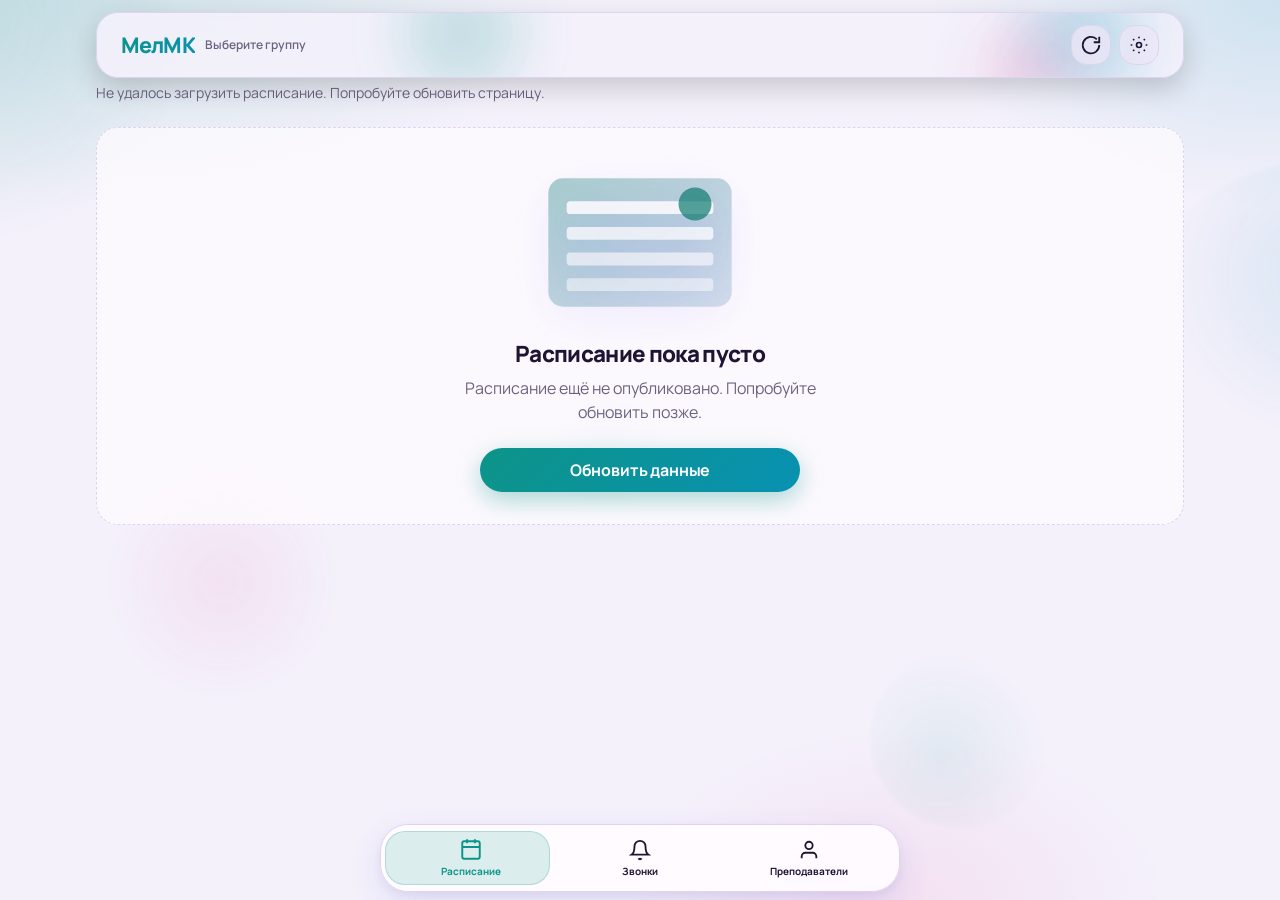
<file: frontend/index.html>
<!DOCTYPE html>
<html lang="ru" data-theme="teal" data-mode="light">
<head>
  <meta charset="UTF-8" />
  <script>
  (function () {
    try {
      var mode = localStorage.getItem('mk_mode') || 'system';
      var theme = localStorage.getItem('mk_theme') || 'teal';
      var dark = mode === 'dark' ||
        (mode === 'system' && window.matchMedia('(prefers-color-scheme: dark)').matches);
      var r = document.documentElement;
      r.setAttribute('data-mode', dark ? 'dark' : 'light');
      r.setAttribute('data-theme', theme);
      r.style.colorScheme = dark ? 'dark' : 'light';
    } catch (e) {}
  })();
  </script>
  <meta name="viewport" content="width=device-width, initial-scale=1, viewport-fit=cover" />
  <meta name="theme-color" content="#ffffff" media="(prefers-color-scheme: light)" />
  <meta name="theme-color" content="#0f1720" media="(prefers-color-scheme: dark)" />
  <meta name="color-scheme" content="light dark" />
  <meta name="description" content="МелМК — расписание занятий: день и неделя, офлайн PWA." />
  <meta name="mobile-web-app-capable" content="yes" />
  <meta name="apple-mobile-web-app-capable" content="yes" />
  <meta name="apple-mobile-web-app-status-bar-style" content="black-translucent" />
  <meta name="apple-mobile-web-app-title" content="МелМК" />
  <meta property="og:title" content="МелМК — Расписание" />
  <meta property="og:description" content="Удобное расписание МелМК для телефона и компьютера." />
  <meta property="og:type" content="website" />
  <link rel="manifest" href="./manifest.json?v=white-emblem-1" />
  <link rel="icon" href="./icons/icon-32.png?v=white-emblem-1" type="image/png" sizes="32x32" />
  <link rel="shortcut icon" href="./icons/favicon.ico?v=white-emblem-1" />
  <link rel="apple-touch-icon" sizes="180x180" href="./icons/icon-180.png?v=white-emblem-1" />
  <link rel="stylesheet" href="./css/variables.css?v=19" />
  <link rel="stylesheet" href="./css/themes.css?v=19" />
  <link rel="stylesheet" href="./css/base.css?v=19" />
  <link rel="stylesheet" href="./css/layout.css?v=19" />
  <link rel="stylesheet" href="./css/schedule.css?v=19" />
  <link rel="stylesheet" href="./css/week.css?v=19" />
  <link rel="stylesheet" href="./css/effects.css?v=19" />
  <link rel="stylesheet" href="./css/animations.css?v=19" />
  <link rel="stylesheet" href="./css/melmk-ui.css?v=19" />
  <link rel="stylesheet" href="./css/week-badge-mode.css?v=19" />
  <title>МелМК — Расписание</title>
</head>
<body>
  <div class="mm-bg" aria-hidden="true">
    <span class="mm-bg__shape mm-bg__shape--1"></span>
    <span class="mm-bg__shape mm-bg__shape--2"></span>
    <span class="mm-bg__shape mm-bg__shape--3"></span>
    <span class="mm-bg__shape mm-bg__shape--4"></span>
    <span class="mm-bg__shape mm-bg__shape--5"></span>
    <span class="mm-bg__extra mm-bg__extra--shoot"></span>
  </div>

  <div class="app" id="app">
    <header class="app-header" role="banner">
      <div class="brand">
        <div class="brand__name">МелМК</div>
        <div class="brand__sub" id="brand-sub">Загрузка…</div>
      </div>
      <div class="header-actions no-print">
        <button type="button" class="btn btn--icon btn--ghost" id="btn-refresh" aria-label="Обновить" title="Обновить">
          <svg width="22" height="22" viewBox="0 0 24 24" fill="none" stroke="currentColor" stroke-width="2" aria-hidden="true">
            <path d="M21 12a9 9 0 1 1-2.6-6.2"/><polyline points="21 3 21 9 15 9"/>
          </svg>
        </button>
        <button type="button" class="btn btn--icon btn--ghost" id="btn-mood" aria-label="Тема оформления" title="Тема оформления" aria-haspopup="dialog">
          <svg width="20" height="20" viewBox="0 0 24 24" fill="none" stroke="currentColor" stroke-width="2" aria-hidden="true">
            <circle cx="12" cy="12" r="3"/>
            <path d="M12 2v2M12 20v2M4.9 4.9l1.4 1.4M17.7 17.7l1.4 1.4M2 12h2M20 12h2M4.9 19.1l1.4-1.4M17.7 6.3l1.4-1.4"/>
          </svg>
        </button>
      </div>
    </header>

    <div id="banner-slot" class="no-print" style="padding: 0 12px;"></div>

    <main class="main" id="main" role="main" tabindex="-1">
      <p>Загрузка…</p>
    </main>

    <nav class="bottom-nav no-print" role="navigation" aria-label="Основное меню">
      <a href="#tab=home" class="nav-item is-active" data-tab="home" aria-label="Расписание">
        <svg viewBox="0 0 24 24" fill="none" stroke="currentColor" stroke-width="2" aria-hidden="true">
          <rect x="3" y="4" width="18" height="18" rx="2"/><line x1="16" y1="2" x2="16" y2="6"/><line x1="8" y1="2" x2="8" y2="6"/><line x1="3" y1="10" x2="21" y2="10"/>
        </svg>
        <span>Расписание</span>
      </a>
      <a href="#tab=bells" class="nav-item" data-tab="bells" aria-label="Звонки">
        <svg viewBox="0 0 24 24" fill="none" stroke="currentColor" stroke-width="2" aria-hidden="true">
          <path d="M6 8a6 6 0 0 1 12 0c0 7 3 9 3 9H3s3-2 3-9"/><path d="M10.3 21a1.9 1.9 0 0 0 3.4 0"/>
        </svg>
        <span>Звонки</span>
      </a>
      <a href="#tab=teachers" class="nav-item" data-tab="teachers" aria-label="Преподаватели">
        <svg viewBox="0 0 24 24" fill="none" stroke="currentColor" stroke-width="2" aria-hidden="true">
          <path d="M20 21v-2a4 4 0 0 0-4-4H8a4 4 0 0 0-4 4v2"/><circle cx="12" cy="7" r="4"/>
        </svg>
        <span class="nav-item__full">Преподаватели</span>
        <span class="nav-item__short" hidden>Препод.</span>
      </a>
    </nav>
  </div>

  <div id="toast-root" class="toast-root" aria-live="polite"></div>
  <script type="module" src="./js/app.js?v=19"></script>
  <script src="./js/effects/ui-effects.js?v=19" defer></script>
</body>
</html>
</file>
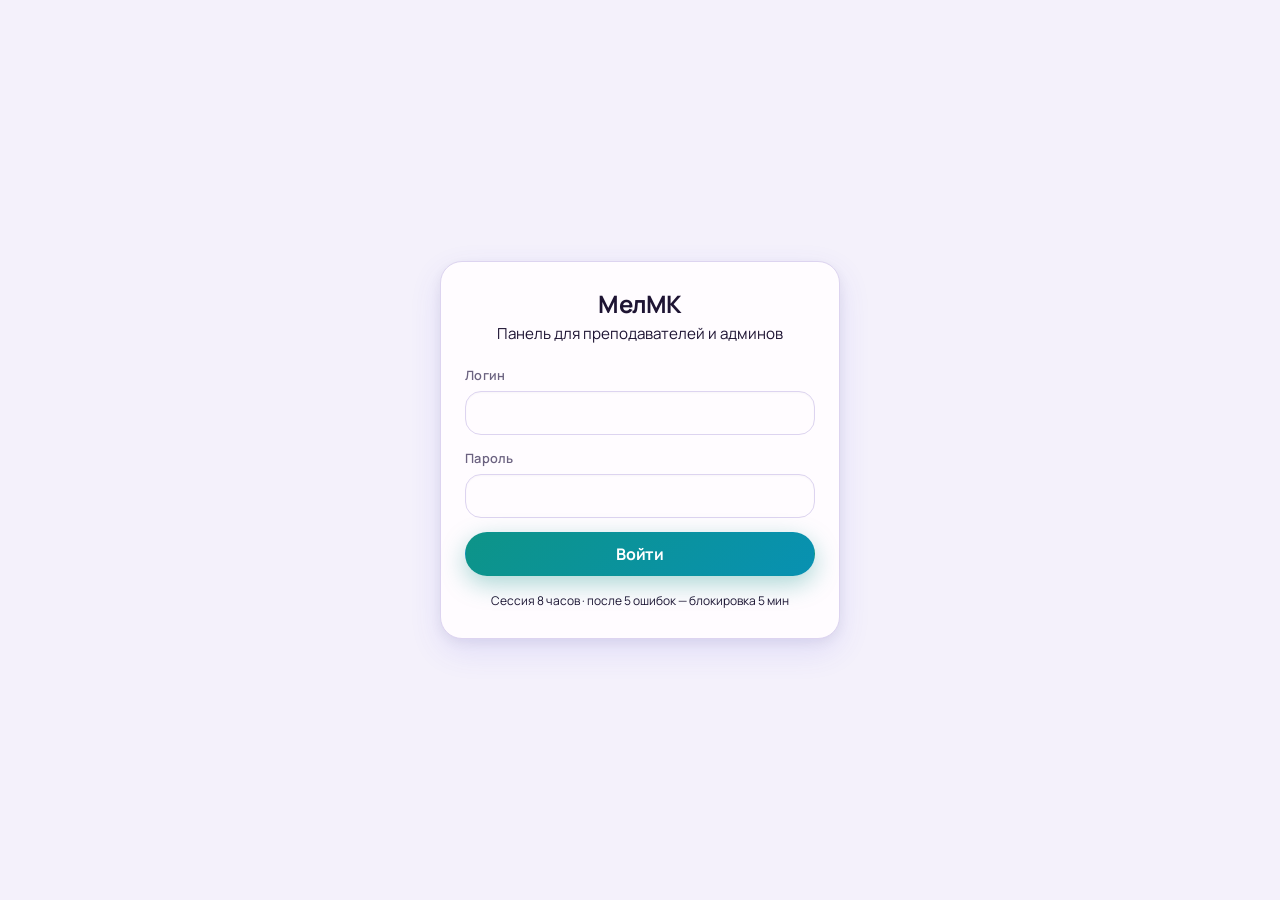
<file: frontend/admin/index.html>
<!DOCTYPE html>
<html lang="ru" data-theme="teal" data-mode="light">
<head>
  <meta charset="UTF-8" />
  <script>
  (function () {
    try {
      var mode = localStorage.getItem('mk_mode') || 'system';
      var theme = localStorage.getItem('mk_theme') || 'teal';
      var dark = mode === 'dark' ||
        (mode === 'system' && window.matchMedia('(prefers-color-scheme: dark)').matches);
      var r = document.documentElement;
      r.setAttribute('data-mode', dark ? 'dark' : 'light');
      r.setAttribute('data-theme', theme);
      r.style.colorScheme = dark ? 'dark' : 'light';
    } catch (e) {}
  })();
  </script>
  <meta name="viewport" content="width=device-width, initial-scale=1, viewport-fit=cover" />
  <meta name="robots" content="noindex, nofollow" />
  <meta name="theme-color" content="#0d9488" />
  <meta name="color-scheme" content="light dark" />
  <meta name="description" content="Панель администратора МелМК" />
  <link rel="icon" href="../icons/icon-32.png?v=white-emblem-1" type="image/png" sizes="32x32" />
  <link rel="shortcut icon" href="../icons/favicon.ico?v=white-emblem-1" />
  <link rel="stylesheet" href="../css/variables.css?v=12" />
  <link rel="stylesheet" href="../css/themes.css?v=12" />
  <link rel="stylesheet" href="../css/base.css?v=12" />
  <link rel="stylesheet" href="../css/layout.css?v=12" />
  <link rel="stylesheet" href="../css/week-badge-mode.css?v=12" />
  <link rel="stylesheet" href="admin.css?v=12" />
  <title>МелМК — Админ</title>
</head>
<body class="adm-body adm-state-login">
  <div id="login-screen" class="adm-login">
    <div class="adm-login__card">
      <h1 class="adm-login__title">МелМК</h1>
      <p class="adm-login__sub">Панель для преподавателей и админов</p>
      <form id="login-form" class="adm-form" autocomplete="on">
        <div class="field">
          <label for="login-user">Логин</label>
          <input id="login-user" name="username" type="text" autocomplete="username" required style="font-size:16px" />
        </div>
        <div class="field">
          <label for="login-pass">Пароль</label>
          <input id="login-pass" name="password" type="password" autocomplete="current-password" required style="font-size:16px" />
        </div>
        <p id="login-error" class="adm-login__error" role="alert" hidden></p>
        <button type="submit" class="btn btn--primary btn--block" id="login-submit">Войти</button>
      </form>
      <p class="adm-login__hint">Сессия 8 часов · после 5 ошибок — блокировка 5 мин</p>
    </div>
  </div>

  <div id="admin-app" class="adm-shell" hidden>
    <aside class="adm-sidebar no-print" aria-label="Меню администратора">
      <div class="adm-sidebar__brand">
        <span class="adm-sidebar__name">МелМК</span>
        <span class="adm-sidebar__badge">Админ</span>
      </div>
      <nav class="adm-sidebar__nav">
        <button type="button" class="adm-nav-btn is-active" data-section="home">Главная</button>
        <button type="button" class="adm-nav-btn" data-section="groups">Группы</button>
        <button type="button" class="adm-nav-btn" data-section="schedule">Расписание</button>
        <button type="button" class="adm-nav-btn" data-section="subs">Замены</button>
        <button type="button" class="adm-nav-btn" data-section="teachers">Преподаватели</button>
        <button type="button" class="adm-nav-btn" data-section="rooms">Кабинеты</button>
        <button type="button" class="adm-nav-btn" data-section="bells">Звонки</button>
        <button type="button" class="adm-nav-btn" data-section="data">Данные</button>
        <button type="button" class="adm-nav-btn" data-section="audit">Журнал</button>
        <button type="button" class="adm-nav-btn" data-section="users">Пользователи</button>
        <button type="button" class="adm-nav-btn" data-section="more">Ещё</button>
      </nav>
      <button type="button" class="btn btn--outline adm-sidebar__logout" id="btn-logout-sidebar">Выйти</button>
    </aside>

    <div class="adm-main-wrap">
      <header class="adm-header no-print">
        <h1 class="adm-header__title" id="adm-page-title">Главная</h1>
        <div class="adm-header__actions">
          <button type="button" class="btn btn--icon btn--ghost" id="btn-theme" aria-label="Сменить тему" title="Тема">
            <svg width="22" height="22" viewBox="0 0 24 24" fill="none" stroke="currentColor" stroke-width="2" aria-hidden="true">
              <circle cx="12" cy="12" r="4"/><path d="M12 2v2M12 20v2M4.9 4.9l1.4 1.4M17.7 17.7l1.4 1.4M2 12h2M20 12h2M4.9 19.1l1.4-1.4M17.7 6.3l1.4-1.4"/>
            </svg>
          </button>
        </div>
      </header>
      <main class="adm-main" id="adm-content" role="main" tabindex="-1"></main>
    </div>

    <nav class="adm-bottom-nav no-print" aria-label="Навигация админки">
      <button type="button" class="adm-bottom-btn is-active" data-section="schedule">
        <span class="adm-bottom-btn__icon" aria-hidden="true">📅</span>
        <span>Пары</span>
      </button>
      <button type="button" class="adm-bottom-btn" data-section="subs">
        <span class="adm-bottom-btn__icon" aria-hidden="true">⇄</span>
        <span>Замены</span>
      </button>
      <button type="button" class="adm-bottom-btn" data-section="teachers">
        <span class="adm-bottom-btn__icon" aria-hidden="true">👤</span>
        <span>Преп.</span>
      </button>
      <button type="button" class="adm-bottom-btn" data-section="rooms">
        <span class="adm-bottom-btn__icon" aria-hidden="true">🚪</span>
        <span>Каб.</span>
      </button>
      <button type="button" class="adm-bottom-btn" data-section="more">
        <span class="adm-bottom-btn__icon" aria-hidden="true">⋯</span>
        <span>Ещё</span>
      </button>
    </nav>
  </div>

  <div id="toast-root" class="toast-root" aria-live="polite"></div>
  <script type="module" src="admin-app.js?v=13"></script>
</body>
</html>
</file>
<file: frontend/css/variables.css>
/* =========================================================
   МелМК — дизайн-токены (имена переменных сохранены)
   ========================================================= */

/* Manrope — латиница + кириллица (локально) */
@font-face {
  font-family: "Manrope";
  src: url("../fonts/manrope-cyr-400.woff2") format("woff2");
  font-weight: 400;
  font-style: normal;
  font-display: swap;
  unicode-range: U+0301, U+0400-045F, U+0490-0491, U+04B0-04B1, U+2116;
}
@font-face {
  font-family: "Manrope";
  src: url("../fonts/manrope-latin-400.woff2") format("woff2");
  font-weight: 400;
  font-style: normal;
  font-display: swap;
  unicode-range: U+0000-00FF, U+0131, U+0152-0153, U+02BB-02BC, U+02C6, U+02DA, U+02DC, U+0304, U+0308, U+0329, U+2000-206F, U+20AC, U+2122, U+2191, U+2193, U+2212, U+2215, U+FEFF, U+FFFD;
}
@font-face {
  font-family: "Manrope";
  src: url("../fonts/manrope-cyr-600.woff2") format("woff2");
  font-weight: 600;
  font-style: normal;
  font-display: swap;
  unicode-range: U+0301, U+0400-045F, U+0490-0491, U+04B0-04B1, U+2116;
}
@font-face {
  font-family: "Manrope";
  src: url("../fonts/manrope-latin-600.woff2") format("woff2");
  font-weight: 600;
  font-style: normal;
  font-display: swap;
  unicode-range: U+0000-00FF, U+0131, U+0152-0153, U+02BB-02BC, U+02C6, U+02DA, U+02DC, U+0304, U+0308, U+0329, U+2000-206F, U+20AC, U+2122, U+2191, U+2193, U+2212, U+2215, U+FEFF, U+FFFD;
}
@font-face {
  font-family: "Manrope";
  src: url("../fonts/manrope-cyr-700.woff2") format("woff2");
  font-weight: 700;
  font-style: normal;
  font-display: swap;
  unicode-range: U+0301, U+0400-045F, U+0490-0491, U+04B0-04B1, U+2116;
}
@font-face {
  font-family: "Manrope";
  src: url("../fonts/manrope-latin-700.woff2") format("woff2");
  font-weight: 700;
  font-style: normal;
  font-display: swap;
  unicode-range: U+0000-00FF, U+0131, U+0152-0153, U+02BB-02BC, U+02C6, U+02DA, U+02DC, U+0304, U+0308, U+0329, U+2000-206F, U+20AC, U+2122, U+2191, U+2193, U+2212, U+2215, U+FEFF, U+FFFD;
}
@font-face {
  font-family: "Manrope";
  src: url("../fonts/manrope-cyr-800.woff2") format("woff2");
  font-weight: 800;
  font-style: normal;
  font-display: swap;
  unicode-range: U+0301, U+0400-045F, U+0490-0491, U+04B0-04B1, U+2116;
}
@font-face {
  font-family: "Manrope";
  src: url("../fonts/manrope-latin-800.woff2") format("woff2");
  font-weight: 800;
  font-style: normal;
  font-display: swap;
  unicode-range: U+0000-00FF, U+0131, U+0152-0153, U+02BB-02BC, U+02C6, U+02DA, U+02DC, U+0304, U+0308, U+0329, U+2000-206F, U+20AC, U+2122, U+2191, U+2193, U+2212, U+2215, U+FEFF, U+FFFD;
}

@font-face {
  font-family: "Plus Jakarta Sans";
  src: url("../fonts/plus-jakarta-sans-400.woff2") format("woff2");
  font-weight: 400;
  font-style: normal;
  font-display: swap;
}
@font-face {
  font-family: "Plus Jakarta Sans";
  src: url("../fonts/plus-jakarta-sans-700.woff2") format("woff2");
  font-weight: 700;
  font-style: normal;
  font-display: swap;
}
@font-face {
  font-family: "JetBrains Mono";
  src: url("../fonts/jetbrains-mono-600.woff2") format("woff2");
  font-weight: 600;
  font-style: normal;
  font-display: swap;
}
@font-face {
  font-family: "JetBrains Mono";
  src: url("../fonts/jetbrains-mono-700.woff2") format("woff2");
  font-weight: 700;
  font-style: normal;
  font-display: swap;
}

:root {
  --font-display: "Manrope", "Plus Jakarta Sans", system-ui, -apple-system, "Segoe UI", Roboto, sans-serif;
  --font-body: "Manrope", "Plus Jakarta Sans", system-ui, -apple-system, "Segoe UI", Roboto, sans-serif;
  --font-mono: "JetBrains Mono", ui-monospace, monospace;

  --radius-sm: 12px;
  --radius-md: 16px;
  --radius-lg: 22px;
  --touch: 44px;
  --header-h: 64px;
  --nav-h: 68px;
  --page-pad: 16px;
  --safe-top: env(safe-area-inset-top, 0px);
  --safe-bottom: env(safe-area-inset-bottom, 0px);
  --safe-left: env(safe-area-inset-left, 0px);
  --safe-right: env(safe-area-inset-right, 0px);
  --z-header: 50;
  --z-nav: 60;
  --z-sheet: 100;
  --z-toast: 200;

  --space-1: 4px;
  --space-2: 8px;
  --space-3: 12px;
  --space-4: 16px;
  --space-5: 24px;
  --space-6: 32px;

  --shadow-sm: 0 2px 8px rgb(79 70 229 / 6%), 0 1px 2px rgb(15 23 42 / 4%);
  --shadow-md: 0 12px 32px rgb(79 70 229 / 12%), 0 4px 12px rgb(15 23 42 / 6%);
  --shadow-glow: 0 0 0 4px rgb(99 102 241 / 18%), 0 8px 28px rgb(14 165 233 / 20%);
  --transition: 220ms cubic-bezier(0.22, 1, 0.36, 1);

  --bg: #f4f1fb;
  --bg-elev: #fffcff;
  --bg-muted: #ebe6f7;
  --text: #1e1433;
  --text-muted: #6b6280;
  --border: #ddd4f0;
  --accent: #5b4dff;
  --accent-hover: #4739e8;
  --accent-soft: #e8e4ff;
  --accent-2: #0ea5e9;
  --accent-3: #ec4899;
  --danger: #e11d48;
  --warn: #d97706;
  --success: #059669;
  --now: #5b4dff;
  --next: #0ea5e9;
  --changed: #fff1f7;
  --type-lecture: #5b4dff;
  --type-practice: #0ea5e9;
  --type-lab: #d97706;
  --type-exam: #e11d48;
  --type-consult: #a855f7;
  --type-other: #6b6280;
  --overlay: rgb(30 20 51 / 48%);
  --focus: #5b4dff;
  --glass: rgb(255 252 255 / 72%);
  --glass-border: rgb(255 255 255 / 55%);
  --hero-grad: linear-gradient(135deg, #5b4dff 0%, #7c3aed 45%, #0ea5e9 100%);
  --surface-grad: linear-gradient(180deg, #fffcff 0%, #f7f4ff 100%);
  --theme-color: #5b4dff;
}

/* Режим светлый/тёмный — data-mode. Акценты (--accent и т.д.) задаёт themes.css от data-theme. */
[data-mode="dark"] {
  --bg: #0b1020;
  --bg-elev: #151b2e;
  --bg-muted: #1e2640;
  --text: #eef1ff;
  --text-muted: #9aa3c7;
  --border: #2a3352;
  --accent-3: #f472b6;
  --danger: #fb7185;
  --warn: #fbbf24;
  --success: #34d399;
  --changed: #3a1f33;
  --type-lecture: #a5b4fc;
  --type-practice: #38bdf8;
  --type-lab: #fbbf24;
  --type-exam: #fb7185;
  --type-consult: #d8b4fe;
  --type-other: #9aa3c7;
  --overlay: rgb(4 8 20 / 62%);
  --glass: rgb(21 27 46 / 72%);
  --glass-border: rgb(255 255 255 / 8%);
  --surface-grad: linear-gradient(180deg, #151b2e 0%, #111827 100%);
  --shadow-sm: 0 2px 10px rgb(0 0 0 / 35%);
  --shadow-md: 0 16px 40px rgb(0 0 0 / 45%);
  --shadow-glow: 0 0 0 4px color-mix(in srgb, var(--accent) 22%, transparent), 0 10px 32px rgb(56 189 248 / 18%);
}
</file>
<file: frontend/css/themes.css>
/* Палитры: data-theme. Режим светлый/тёмный: data-mode.
   Важно: привязка --accent идёт через :root / html[data-*],
   иначе :root из variables.css перекрывает html { } (специфичность). */

:root,
[data-theme="teal"] {
  --mk-theme-accent: #0d9488;
  --mk-theme-accent-2: #0891b2;
  --mk-theme-on-accent: #ffffff;
  --mk-theme-surface: #f0fdfa;
  --mk-theme-border: #99f6e4;
}

[data-theme="violet"] {
  --mk-theme-accent: #7c3aed;
  --mk-theme-accent-2: #4f46e5;
  --mk-theme-on-accent: #ffffff;
  --mk-theme-surface: #f5f3ff;
  --mk-theme-border: #ddd6fe;
}

[data-theme="blue"] {
  --mk-theme-accent: #2563eb;
  --mk-theme-accent-2: #0ea5e9;
  --mk-theme-on-accent: #ffffff;
  --mk-theme-surface: #eff6ff;
  --mk-theme-border: #bfdbfe;
}

[data-theme="emerald"] {
  --mk-theme-accent: #059669;
  --mk-theme-accent-2: #10b981;
  --mk-theme-on-accent: #ffffff;
  --mk-theme-surface: #ecfdf5;
  --mk-theme-border: #a7f3d0;
}

[data-theme="rose"] {
  --mk-theme-accent: #e11d48;
  --mk-theme-accent-2: #db2777;
  --mk-theme-on-accent: #ffffff;
  --mk-theme-surface: #fff1f2;
  --mk-theme-border: #fecdd3;
}

[data-theme="graphite"] {
  --mk-theme-accent: #475569;
  --mk-theme-accent-2: #64748b;
  --mk-theme-on-accent: #ffffff;
  --mk-theme-surface: #f8fafc;
  --mk-theme-border: #cbd5e1;
}

[data-mode="dark"][data-theme="teal"] {
  --mk-theme-accent: #2dd4bf;
  --mk-theme-accent-2: #22d3ee;
  --mk-theme-surface: #042f2e;
  --mk-theme-border: #115e59;
}

[data-mode="dark"][data-theme="violet"] {
  --mk-theme-accent: #a78bfa;
  --mk-theme-accent-2: #818cf8;
  --mk-theme-surface: #1e1b4b;
  --mk-theme-border: #4c1d95;
}

[data-mode="dark"][data-theme="blue"] {
  --mk-theme-accent: #60a5fa;
  --mk-theme-accent-2: #38bdf8;
  --mk-theme-surface: #0c1929;
  --mk-theme-border: #1e3a5f;
}

[data-mode="dark"][data-theme="emerald"] {
  --mk-theme-accent: #34d399;
  --mk-theme-accent-2: #6ee7b7;
  --mk-theme-surface: #052e1c;
  --mk-theme-border: #065f46;
}

[data-mode="dark"][data-theme="rose"] {
  --mk-theme-accent: #fb7185;
  --mk-theme-accent-2: #f472b6;
  --mk-theme-surface: #3f0a16;
  --mk-theme-border: #9f1239;
}

[data-mode="dark"][data-theme="graphite"] {
  --mk-theme-accent: #94a3b8;
  --mk-theme-accent-2: #cbd5e1;
  --mk-theme-surface: #0f172a;
  --mk-theme-border: #334155;
}

/* Привязка палитры к UI-токенам — та же специфичность, что у :root / [data-mode] */
:root,
html[data-theme],
html[data-mode] {
  --accent: var(--mk-theme-accent);
  --accent-hover: color-mix(in srgb, var(--mk-theme-accent) 85%, #000);
  --accent-soft: color-mix(in srgb, var(--mk-theme-accent) 14%, var(--bg));
  --accent-2: var(--mk-theme-accent-2);
  --focus: var(--mk-theme-accent);
  --now: var(--mk-theme-accent);
  --next: var(--mk-theme-accent-2);
  --hero-grad: linear-gradient(135deg, var(--mk-theme-accent) 0%, var(--mk-theme-accent-2) 100%);
  --theme-color: var(--mk-theme-accent);
}

html.mk-theme-ready,
html.mk-theme-ready body,
html.mk-theme-ready .app,
html.mk-theme-ready .app-header,
html.mk-theme-ready .bottom-nav,
html.mk-theme-ready .now-widget,
html.mk-theme-ready .lesson-card,
html.mk-theme-ready .btn,
html.mk-theme-ready .nav-item {
  transition: background-color 160ms ease, color 160ms ease, border-color 160ms ease, box-shadow 160ms ease;
}

@media (prefers-reduced-motion: reduce) {
  html.mk-theme-ready,
  html.mk-theme-ready body,
  html.mk-theme-ready .app,
  html.mk-theme-ready .app-header,
  html.mk-theme-ready .bottom-nav,
  html.mk-theme-ready .now-widget,
  html.mk-theme-ready .lesson-card,
  html.mk-theme-ready .btn,
  html.mk-theme-ready .nav-item {
    transition: none !important;
  }
}
</file>
<file: frontend/css/base.css>
/* МелМК — base: типографика, кнопки, формы, тосты */
*,
*::before,
*::after {
  box-sizing: border-box;
}

html {
  -webkit-text-size-adjust: 100%;
  text-size-adjust: 100%;
  overflow-x: clip;
  scroll-padding-top: calc(var(--header-h) + var(--safe-top) + 8px);
}

body {
  margin: 0;
  min-height: 100dvh;
  font-family: var(--font-body);
  font-size: clamp(15px, 2.6vw, 16px);
  line-height: 1.5;
  color: var(--text);
  background:
    radial-gradient(900px 520px at 8% -8%, color-mix(in srgb, var(--accent) 18%, transparent), transparent 55%),
    radial-gradient(700px 420px at 100% 0%, color-mix(in srgb, var(--accent-2) 16%, transparent), transparent 50%),
    radial-gradient(600px 380px at 70% 100%, color-mix(in srgb, var(--accent-3) 10%, transparent), transparent 45%),
    var(--bg);
  overflow-x: hidden;
  -webkit-font-smoothing: antialiased;
}

img, svg, video {
  display: block;
  max-width: 100%;
  height: auto;
}

.mm-text,
.now-widget__title,
.lesson-card__title,
.brand__sub {
  min-width: 0;
  overflow-wrap: break-word;
  hyphens: auto;
}

button, input, select, textarea {
  font: inherit;
  color: inherit;
}

button {
  cursor: pointer;
  border: none;
  background: none;
  padding: 0;
  position: relative;
  overflow: hidden;
}

a {
  color: var(--accent);
}

:focus-visible {
  outline: 2px solid var(--focus);
  outline-offset: 3px;
  border-radius: 10px;
}

.sr-only {
  position: absolute;
  width: 1px;
  height: 1px;
  padding: 0;
  margin: -1px;
  overflow: hidden;
  clip: rect(0, 0, 0, 0);
  border: 0;
}

h1, h2, h3 {
  font-family: var(--font-display);
  font-weight: 800;
  line-height: 1.2;
  margin: 0;
  letter-spacing: -0.03em;
  text-wrap: balance;
}

p {
  margin: 0;
}

/* Кнопки ≥44px */
.btn {
  display: inline-flex;
  align-items: center;
  justify-content: center;
  gap: var(--space-2);
  min-height: var(--touch);
  min-width: var(--touch);
  padding: 0 var(--space-4);
  border-radius: 999px;
  font-weight: 700;
  letter-spacing: -0.01em;
  transition:
    background var(--transition),
    color var(--transition),
    transform 140ms ease,
    box-shadow var(--transition),
    border-color var(--transition);
  -webkit-tap-highlight-color: transparent;
  box-shadow: var(--shadow-sm);
}

.btn:hover {
  transform: translateY(-1px);
}

.btn:active {
  transform: translateY(0) scale(0.98);
}

.btn:disabled {
  opacity: 0.5;
  pointer-events: none;
  transform: none;
}

.btn--primary {
  background: var(--hero-grad);
  color: #fff;
  border: 1px solid transparent;
  box-shadow: 0 8px 24px color-mix(in srgb, var(--accent) 35%, transparent);
}

.btn--primary:hover {
  background: var(--accent-hover);
  filter: brightness(1.05);
}

.btn--ghost {
  background: color-mix(in srgb, var(--bg-muted) 80%, transparent);
  color: var(--text);
  border: 1px solid var(--border);
  box-shadow: none;
}

.btn--ghost:hover {
  background: var(--accent-soft);
  border-color: color-mix(in srgb, var(--accent) 30%, var(--border));
}

.btn--outline {
  border: 1.5px solid var(--border);
  background: var(--bg-elev);
  box-shadow: none;
}

.btn--outline:hover {
  border-color: var(--accent);
  color: var(--accent);
}

.btn--icon {
  width: var(--touch);
  padding: 0;
  border-radius: 16px;
}

.btn--danger {
  background: var(--danger);
  color: #fff;
}

.btn--block {
  width: 100%;
}

input:not([type="checkbox"]):not([type="radio"]):not([type="file"]):not([type="hidden"]):not([type="range"]),
select,
textarea {
  min-height: var(--touch);
  padding: 0 var(--space-4);
  border: 1.5px solid var(--border);
  border-radius: var(--radius-md);
  background: var(--bg-elev);
  color: var(--text);
  font-size: 16px;
  width: 100%;
  box-shadow: inset 0 1px 2px rgb(15 23 42 / 3%);
  transition: border-color var(--transition), box-shadow var(--transition);
  appearance: none;
  -webkit-appearance: none;
}

input[type="checkbox"],
input[type="radio"] {
  width: 20px;
  height: 20px;
  min-width: 20px;
  min-height: 20px;
  margin: 0;
  padding: 0;
  flex-shrink: 0;
  accent-color: var(--accent);
  cursor: pointer;
  appearance: auto;
  -webkit-appearance: auto;
}

select {
  background-image: url("data:image/svg+xml,%3Csvg xmlns='http://www.w3.org/2000/svg' width='16' height='16' viewBox='0 0 24 24' fill='none' stroke='%236b6280' stroke-width='2'%3E%3Cpolyline points='6 9 12 15 18 9'/%3E%3C/svg%3E");
  background-repeat: no-repeat;
  background-position: right 14px center;
  padding-right: 40px;
  color: var(--text);
}

input:not([type="checkbox"]):not([type="radio"]):focus,
select:focus,
textarea:focus {
  outline: none;
  border-color: var(--accent);
  box-shadow: 0 0 0 4px color-mix(in srgb, var(--accent) 18%, transparent);
}

textarea {
  padding: var(--space-3) var(--space-4);
  min-height: 100px;
  resize: vertical;
}

label {
  display: block;
  font-size: 0.8125rem;
  font-weight: 700;
  color: var(--text-muted);
  margin-bottom: var(--space-2);
  letter-spacing: 0.02em;
}

.field {
  margin-bottom: var(--space-4);
}

/* Toast */
.toast-root {
  position: fixed;
  z-index: 1000;
  left: 50%;
  bottom: calc(var(--nav-h) + var(--safe-bottom) + 16px);
  transform: translateX(-50%);
  display: flex;
  flex-direction: column;
  gap: var(--space-2);
  width: min(92vw, 380px);
  pointer-events: none;
}

.toast {
  background: var(--glass);
  backdrop-filter: blur(16px);
  -webkit-backdrop-filter: blur(16px);
  border: 1px solid var(--glass-border);
  border-radius: var(--radius-md);
  padding: var(--space-3) var(--space-4);
  box-shadow: var(--shadow-md);
  opacity: 0;
  transform: translateY(10px) scale(0.98);
  transition: opacity 220ms ease, transform 220ms ease;
  font-size: 0.9375rem;
  font-weight: 600;
}

.toast--show {
  opacity: 1;
  transform: translateY(0) scale(1);
}

.toast--success { border-left: 4px solid var(--success); }
.toast--error { border-left: 4px solid var(--danger); }
.toast--warn { border-left: 4px solid var(--warn); }
.toast--info { border-left: 4px solid var(--accent); }

@media print {
  .app-header,
  .bottom-nav,
  .no-print,
  .toast-root,
  .install-banner,
  .update-banner,
  .mm-blobs,
  .mm-nav-pill {
    display: none !important;
  }
  body {
    background: #fff;
    color: #000;
  }
  .main {
    padding: 0 !important;
    margin: 0 !important;
  }
}

@media (prefers-reduced-motion: reduce) {
  html { scroll-behavior: auto; }
}
</file>
<file: frontend/css/layout.css>
/* МелМК — layout: шапка, hero, навбар, тулбар */
.app {
  display: flex;
  flex-direction: column;
  min-height: 100dvh;
  width: 100%;
  max-width: 1120px;
  margin-inline: auto;
  padding-inline: var(--page-pad);
  position: relative;
}

.app-header {
  --header-pad-x: max(var(--page-pad), var(--safe-left), var(--safe-right));
  position: sticky;
  top: 0;
  z-index: var(--z-header);
  display: flex;
  align-items: center;
  gap: 8px;
  min-height: var(--header-h);
  margin-inline: calc(-1 * var(--page-pad));
  padding: calc(var(--safe-top) + 10px) var(--header-pad-x) 10px;
  background: color-mix(in srgb, var(--bg) 92%, transparent);
  backdrop-filter: blur(16px) saturate(1.2);
  -webkit-backdrop-filter: blur(16px) saturate(1.2);
  border-bottom: 1px solid var(--border);
  box-shadow: 0 10px 28px rgb(0 0 0 / 18%);
  overflow: hidden;
  isolation: isolate;
  transform: translateZ(0);
  -webkit-transform: translateZ(0);
}
.app-header > *,
.app-header::before,
.app-header::after {
  border-radius: inherit;
}

/* fallback без backdrop-filter */
@supports not ((backdrop-filter: blur(1px)) or (-webkit-backdrop-filter: blur(1px))) {
  .app-header,
  .bottom-nav,
  .modal,
  .toast {
    background: var(--bg-elev);
  }
}

.brand {
  display: flex;
  flex-direction: row;
  align-items: center;
  gap: 10px;
  flex: 1;
  min-width: 0;
  position: relative;
  z-index: 1;
}

.brand__logo {
  width: 40px;
  height: 40px;
  flex: none;
  border-radius: 50%;
  object-fit: cover;
  background: #fff;
  box-shadow: 0 0 0 1px color-mix(in srgb, var(--text-muted, #64748b) 18%, transparent);
}

.brand__text {
  display: flex;
  flex-direction: column;
  gap: 2px;
  min-width: 0;
}

.brand__name {
  font-size: clamp(1.15rem, 4vw, 1.35rem);
  font-weight: 800;
  letter-spacing: -0.04em;
  background: var(--hero-grad);
  -webkit-background-clip: text;
  background-clip: text;
  color: transparent;
}

.brand__sub {
  font-size: 0.75rem;
  font-weight: 600;
  color: var(--text-muted);
  white-space: nowrap;
  overflow: hidden;
  text-overflow: ellipsis;
}

.header-actions {
  display: flex;
  gap: 8px;
  flex: none;
  flex-shrink: 0;
  position: relative;
  z-index: 1;
}

.header-actions .btn--icon {
  width: 44px;
  height: 44px;
  min-width: 44px;
  min-height: 44px;
  flex: none;
}

@media (max-width: 360px) {
  .header-actions .btn--icon {
    width: 40px;
    height: 40px;
    min-width: 40px;
    min-height: 40px;
  }
}

.main {
  flex: 1;
  padding: var(--space-3) 0;
  padding-bottom: calc(var(--nav-h) + var(--safe-bottom) + 28px);
  overflow-anchor: none;
}

/* Нижняя навигация — glass + safe-area */
.bottom-nav {
  position: fixed;
  left: max(12px, var(--safe-left));
  right: max(12px, var(--safe-right));
  bottom: calc(8px + var(--safe-bottom));
  z-index: var(--z-nav);
  display: grid;
  grid-template-columns: repeat(3, 1fr);
  gap: 0;
  width: auto;
  max-width: 520px;
  margin-inline: auto;
  min-height: var(--nav-h);
  height: var(--nav-h);
  padding: 6px;
  background: color-mix(in srgb, var(--bg-elev) 92%, transparent);
  backdrop-filter: blur(16px) saturate(1.25);
  -webkit-backdrop-filter: blur(16px) saturate(1.25);
  border: 1px solid var(--border);
  border-radius: 28px;
  box-shadow: var(--shadow-md);
}

.nav-item {
  display: flex;
  flex-direction: column;
  align-items: center;
  justify-content: center;
  gap: 3px;
  min-height: calc(var(--nav-h) - 12px);
  font-size: 0.625rem;
  font-weight: 700;
  color: var(--text-muted);
  transition: color var(--transition), transform 140ms ease;
  border-radius: 20px;
  position: relative;
  z-index: 1;
}

.nav-item svg {
  width: 22px;
  height: 22px;
  transition: transform var(--transition);
}

.nav-item[aria-current="page"],
.nav-item.is-active {
  color: var(--accent);
}

.nav-item[aria-current="page"] svg,
.nav-item.is-active svg {
  transform: translateY(-1px) scale(1.06);
}

.nav-item:active {
  transform: scale(0.96);
}

.nav-item:hover {
  color: var(--text);
}

/* Баннеры */
.update-banner,
.install-banner,
.demo-banner {
  display: flex;
  align-items: center;
  gap: var(--space-3);
  flex-wrap: wrap;
  padding: var(--space-3) var(--space-4);
  margin-bottom: var(--space-3);
  border-radius: var(--radius-lg);
  background: linear-gradient(135deg, var(--accent-soft), color-mix(in srgb, var(--accent-2) 12%, var(--bg-elev)));
  border: 1px solid color-mix(in srgb, var(--accent) 25%, var(--border));
  box-shadow: var(--shadow-sm);
}

.update-banner {
  background: linear-gradient(135deg, var(--changed), color-mix(in srgb, var(--accent-3) 12%, var(--bg-elev)));
}

.banner__text {
  flex: 1;
  min-width: 140px;
  font-size: 0.9375rem;
  font-weight: 600;
}

/* Старый тулбар с выбором недели — скрыт (логика удалена) */
.toolbar {
  display: none !important;
}

.toolbar .select-group {
  flex: 1;
  min-width: 120px;
}

.day-switcher {
  display: flex;
  gap: var(--space-2);
  overflow-x: auto;
  overflow-y: hidden;
  -webkit-overflow-scrolling: touch;
  scrollbar-width: none;
  margin-bottom: var(--space-3);
  padding: 4px 2px 8px;
  overscroll-behavior-x: contain;
}

.day-switcher::-webkit-scrollbar {
  display: none;
}

.day-chip {
  flex: 0 0 auto;
  min-height: var(--touch);
  min-width: 52px;
  padding: 0 var(--space-4);
  border-radius: 999px;
  background: var(--bg-elev);
  border: 1.5px solid var(--border);
  font-weight: 700;
  font-size: 0.875rem;
  transition: transform 140ms ease, background var(--transition), color var(--transition), box-shadow var(--transition);
  box-shadow: var(--shadow-sm);
}

.day-chip:active {
  transform: scale(0.96);
}

.day-chip.is-active {
  background: var(--accent-soft);
  border-color: var(--accent);
  color: var(--accent);
  box-shadow: none;
  transform: none;
}

/* Сегодня — только точка (::after в melmk-ui), рамка только у .is-active */
.day-chip.is-today:not(.is-active) {
  border-color: transparent;
  color: var(--text-muted);
  background: var(--bg-muted);
  box-shadow: none;
}

.view-toggle {
  display: inline-flex;
  background: var(--bg-muted);
  border-radius: 999px;
  padding: 4px;
  border: 1px solid var(--border);
}

.view-toggle__btn {
  min-height: calc(var(--touch) - 8px);
  padding: 0 var(--space-4);
  border-radius: 999px;
  font-weight: 700;
  font-size: 0.8125rem;
  color: var(--text-muted);
  transition: background var(--transition), color var(--transition), box-shadow var(--transition);
}

.view-toggle__btn.is-active {
  background: var(--bg-elev);
  color: var(--text);
  box-shadow: var(--shadow-sm);
}

@media (min-width: 768px) {
  .app-header {
    /* одинаковый padding слева/справа; фон обрезается по радиусу */
    --header-pad-x: max(var(--space-5), var(--page-pad));
    margin: 12px 0 0;
    margin-inline: 0;
    padding: 12px var(--header-pad-x);
    padding-top: calc(var(--safe-top) + 12px);
    border-radius: var(--radius-lg);
    border: 1px solid var(--border);
    overflow: hidden;
    isolation: isolate;
    transform: translateZ(0);
    -webkit-transform: translateZ(0);
  }
  .app-header > * {
    border-radius: inherit;
  }
  .main {
    padding: var(--space-5) 0;
    padding-bottom: var(--space-6);
  }
}

@media (min-width: 1024px) {
  .bottom-nav {
    display: none;
  }
  .main {
    padding-bottom: var(--space-6);
  }
  .app-header .brand__sub::after {
    /* место под десктоп-навигацию через JS-класс */
  }
}

@media (min-width: 768px) and (max-width: 1023px) {
  .bottom-nav {
    max-width: 560px;
    left: 50%;
    right: auto;
    width: min(560px, calc(100% - 32px));
    transform: translateX(-50%);
    bottom: calc(14px + var(--safe-bottom));
  }
}

@media (max-width: 360px) {
  .nav-item span {
    font-size: 0.55rem;
  }
  .brand__name {
    font-size: 1.05rem;
  }
}

/* PWA standalone */
@media (display-mode: standalone) {
  .bottom-nav {
    bottom: calc(8px + var(--safe-bottom));
  }
}

@media (orientation: landscape) and (max-height: 500px) {
  .app-header {
    min-height: 48px;
    padding-block: 6px;
  }
  .bottom-nav {
    min-height: 56px;
    border-radius: 20px;
  }
  .nav-item {
    min-height: 48px;
    font-size: 0.55rem;
  }
}
</file>
<file: frontend/css/schedule.css>
/* МелМК — карточки, виджеты, модалки, empty */
.now-widget {
  display: grid;
  gap: var(--space-3);
  padding: var(--space-4);
  padding-left: calc(var(--space-4) + 6px);
  margin-bottom: var(--space-4);
  border-radius: var(--radius-lg);
  background: var(--surface-grad);
  border: 1px solid var(--border);
  box-shadow: var(--shadow-md);
  position: relative;
  overflow: hidden;
  isolation: isolate;
  animation: fade-up 420ms cubic-bezier(0.22, 1, 0.36, 1) both;
}

.now-widget::before {
  content: "";
  position: absolute;
  inset-block: 12px;
  left: 0;
  width: 4px;
  background: var(--hero-grad);
  border-radius: 4px;
  z-index: 1;
}

.now-widget__label {
  font-size: clamp(0.6875rem, 2.8vw, 0.75rem);
  font-weight: 800;
  text-transform: uppercase;
  letter-spacing: 0.08em;
  color: var(--text-muted);
  line-height: 1.3;
}

.now-widget__title {
  font-size: clamp(1.05rem, 4.8vw, 1.375rem);
  margin-top: var(--space-1);
  letter-spacing: -0.02em;
  line-height: 1.35;
  overflow-wrap: anywhere;
  word-break: break-word;
}

.now-widget__meta {
  font-size: 0.875rem;
  color: var(--text-muted);
  margin-top: var(--space-1);
  font-weight: 500;
}

.now-widget__timer {
  font-family: var(--font-mono);
  font-size: clamp(1.25rem, 4vw, 1.6rem);
  font-weight: 700;
  color: var(--now);
  margin-top: var(--space-2);
}

.now-widget__grid {
  display: grid;
  gap: var(--space-3);
}

@media (min-width: 600px) {
  .now-widget__grid {
    grid-template-columns: 1fr 1fr;
  }
}

.lesson-card {
  position: relative;
  display: grid;
  grid-template-columns: 72px 1fr;
  gap: var(--space-3);
  padding: var(--space-4);
  padding-left: calc(var(--space-4) + 6px);
  margin-bottom: var(--space-3);
  border-radius: var(--radius-lg);
  background: var(--bg-elev);
  border: 1px solid var(--border);
  box-shadow: var(--shadow-sm);
  transition:
    border-color var(--transition),
    background var(--transition),
    transform 160ms ease,
    box-shadow var(--transition);
  animation: fade-up 380ms cubic-bezier(0.22, 1, 0.36, 1) both;
  overflow: hidden;
  isolation: isolate;
}

.lesson-card::before {
  content: "";
  position: absolute;
  inset-block: 12px;
  left: 0;
  width: 4px;
  background: var(--hero-grad);
  border-radius: 4px;
  z-index: 1;
}

.lesson-card:active {
  transform: scale(0.995);
}

.lesson-card.is-now {
  border-color: color-mix(in srgb, var(--now) 55%, var(--border));
  box-shadow: var(--shadow-glow);
  background: linear-gradient(
    135deg,
    color-mix(in srgb, var(--accent) 8%, var(--bg-elev)),
    var(--bg-elev) 55%
  );
}

.lesson-card.is-now::after {
  content: "";
  position: absolute;
  top: 14px;
  right: 14px;
  width: 10px;
  height: 10px;
  border-radius: 50%;
  background: var(--now);
  box-shadow: 0 0 0 0 color-mix(in srgb, var(--now) 50%, transparent);
  animation: mm-pulse 1.8s ease-out infinite;
}

.lesson-card__time {
  display: flex;
  flex-direction: column;
  align-items: center;
  justify-content: center;
  text-align: center;
  font-family: var(--font-mono);
  font-size: 0.75rem;
  font-weight: 600;
  color: var(--text-muted);
  border-right: 1px solid var(--border);
  padding-right: var(--space-3);
  gap: 2px;
}

.lesson-card__pair {
  font-size: 1.25rem;
  font-weight: 800;
  color: var(--accent);
  letter-spacing: -0.04em;
}

.lesson-card__subject {
  font-weight: 800;
  font-size: clamp(0.95rem, 3.2vw, 1.05rem);
  letter-spacing: -0.02em;
  line-height: 1.3;
}

.lesson-card__row {
  display: flex;
  flex-wrap: wrap;
  gap: var(--space-2);
  margin-top: var(--space-2);
  font-size: 0.8125rem;
  color: var(--text-muted);
  font-weight: 500;
}

.lesson-card__row > span:not(.badge) {
  display: inline-flex;
  align-items: center;
  padding: 4px 10px;
  border-radius: 999px;
  background: var(--bg-muted);
  border: 1px solid var(--border);
  font-size: 0.75rem;
  font-weight: 600;
  color: var(--text-muted);
}


.badge {
  display: inline-flex;
  align-items: center;
  padding: 4px 10px;
  border-radius: 999px;
  font-size: 0.6875rem;
  font-weight: 800;
  text-transform: uppercase;
  letter-spacing: 0.04em;
  background: var(--bg-muted);
  color: var(--text-muted);
  border: 1px solid transparent;
}

.badge--lecture { background: color-mix(in srgb, var(--type-lecture) 16%, transparent); color: var(--type-lecture); }
.badge--practice { background: color-mix(in srgb, var(--type-practice) 16%, transparent); color: var(--type-practice); }
.badge--lab { background: color-mix(in srgb, var(--type-lab) 16%, transparent); color: var(--type-lab); }
.badge--exam { background: color-mix(in srgb, var(--type-exam) 16%, transparent); color: var(--type-exam); }
.badge--consult { background: color-mix(in srgb, var(--type-consult) 16%, transparent); color: var(--type-consult); }
.badge--replaced {
  background: color-mix(in srgb, var(--danger) 14%, transparent);
  color: var(--danger);
  border-color: color-mix(in srgb, var(--danger) 25%, transparent);
}

.empty-state {
  text-align: center;
  padding: var(--space-6) var(--space-4);
  animation: fade-up 420ms ease both;
  border-radius: var(--radius-lg);
  background: color-mix(in srgb, var(--bg-elev) 70%, transparent);
  border: 1px dashed var(--border);
}

.empty-state__art {
  width: min(220px, 70vw);
  height: auto;
  margin: 0 auto var(--space-4);
  filter: drop-shadow(0 12px 24px rgb(91 77 255 / 20%));
}

.empty-state__title {
  font-size: clamp(1.15rem, 4vw, 1.4rem);
  margin-bottom: var(--space-2);
}

.empty-state__text {
  color: var(--text-muted);
  margin-bottom: var(--space-5);
  max-width: 360px;
  margin-inline: auto;
  font-weight: 500;
}

.empty-state__actions {
  display: flex;
  flex-direction: column;
  gap: var(--space-2);
  max-width: 320px;
  margin: 0 auto;
}

/* Модалка → bottom-sheet на мобиле */
.modal-backdrop {
  position: fixed;
  inset: 0;
  z-index: 200;
  background: var(--overlay);
  display: flex;
  align-items: flex-end;
  justify-content: center;
  padding: 0;
  padding-bottom: 0;
  animation: fade-in 200ms ease;
  backdrop-filter: blur(4px);
  -webkit-backdrop-filter: blur(4px);
}

@media (min-width: 640px) {
  .modal-backdrop {
    align-items: center;
    padding: var(--space-4);
  }
}

.modal {
  width: min(100%, 540px);
  max-height: min(90dvh, 760px);
  overflow: auto;
  background: var(--glass);
  backdrop-filter: blur(20px);
  -webkit-backdrop-filter: blur(20px);
  border-radius: 28px 28px 0 0;
  padding: var(--space-4);
  padding-bottom: calc(var(--space-5) + var(--safe-bottom));
  box-shadow: var(--shadow-md);
  animation: slide-up 280ms cubic-bezier(0.22, 1, 0.36, 1);
  border: 1px solid var(--glass-border);
  border-bottom: none;
  position: relative;
}

.modal::before {
  content: "";
  display: block;
  width: 42px;
  height: 5px;
  border-radius: 999px;
  background: var(--border);
  margin: 0 auto 14px;
}

@media (min-width: 640px) {
  .modal {
    border-radius: var(--radius-lg);
    border-bottom: 1px solid var(--glass-border);
    padding-bottom: var(--space-4);
  }
  .modal::before {
    display: none;
  }
}

.modal__header {
  display: flex;
  align-items: center;
  justify-content: space-between;
  gap: var(--space-3);
  margin-bottom: var(--space-4);
}

.modal__title {
  font-size: 1.2rem;
}

.stats-panel {
  padding: var(--space-4);
  border-radius: var(--radius-lg);
  background: var(--bg-elev);
  border: 1px solid var(--border);
  margin-bottom: var(--space-4);
  box-shadow: var(--shadow-sm);
}

.stats-grid {
  display: grid;
  grid-template-columns: repeat(3, 1fr);
  gap: var(--space-3);
  margin-bottom: var(--space-4);
}

.stat-box {
  text-align: center;
  padding: var(--space-3);
  background: linear-gradient(180deg, var(--accent-soft), var(--bg-muted));
  border-radius: var(--radius-md);
  border: 1px solid color-mix(in srgb, var(--accent) 12%, var(--border));
}

.stat-box__value {
  font-size: clamp(1.25rem, 4vw, 1.6rem);
  font-weight: 800;
  font-family: var(--font-mono);
  color: var(--accent);
}

.stat-box__label {
  font-size: 0.7rem;
  font-weight: 700;
  color: var(--text-muted);
  text-transform: uppercase;
  letter-spacing: 0.04em;
}

.chart-wrap {
  width: 100%;
  overflow: hidden;
  border-radius: var(--radius-md);
}

.chart-wrap svg {
  width: 100%;
  height: auto;
}

.list-row {
  display: flex;
  align-items: center;
  justify-content: space-between;
  gap: var(--space-3);
  min-height: var(--touch);
  padding: var(--space-2) 0;
  border-bottom: 1px solid var(--border);
}

.list-row:last-child {
  border-bottom: none;
}

.section-title {
  font-size: clamp(1.1rem, 3.5vw, 1.25rem);
  margin-bottom: var(--space-3);
}

.chip-list {
  display: flex;
  flex-wrap: wrap;
  gap: var(--space-2);
  margin-bottom: var(--space-4);
}

.chip {
  min-height: 40px;
  min-width: 44px;
  padding: 0 var(--space-3);
  border-radius: 999px;
  background: var(--bg-elev);
  border: 1px solid var(--border);
  font-size: 0.8125rem;
  font-weight: 700;
  transition: transform 120ms ease, background var(--transition), color var(--transition);
  box-shadow: var(--shadow-sm);
}

.chip:active {
  transform: scale(0.97);
}

.chip.is-active {
  background: var(--hero-grad);
  border-color: transparent;
  color: #fff;
  box-shadow: 0 8px 18px color-mix(in srgb, var(--accent) 30%, transparent);
}

.preview-table {
  width: 100%;
  border-collapse: collapse;
  font-size: 0.8125rem;
  overflow-x: auto;
  display: block;
  border-radius: var(--radius-md);
}

.preview-table th,
.preview-table td {
  border: 1px solid var(--border);
  padding: 8px 10px;
  text-align: left;
  white-space: nowrap;
}

.preview-table th {
  background: var(--bg-muted);
  position: sticky;
  top: 0;
}

.map-grid {
  display: grid;
  gap: var(--space-3);
}

@media (min-width: 480px) {
  .map-grid {
    grid-template-columns: 1fr 1fr;
  }
}

@media (max-width: 380px) {
  .lesson-card {
    grid-template-columns: 60px 1fr;
    padding: var(--space-3);
  }
  .stats-grid {
    gap: var(--space-2);
  }
}

@keyframes fade-up {
  from { opacity: 0; transform: translateY(12px); }
  to { opacity: 1; transform: translateY(0); }
}

@keyframes fade-in {
  from { opacity: 0; }
  to { opacity: 1; }
}

@keyframes slide-up {
  from { opacity: 0; transform: translateY(28px) scale(0.98); }
  to { opacity: 1; transform: translateY(0) scale(1); }
}

@keyframes mm-pulse {
  0% { box-shadow: 0 0 0 0 color-mix(in srgb, var(--now) 45%, transparent); }
  70% { box-shadow: 0 0 0 12px transparent; }
  100% { box-shadow: 0 0 0 0 transparent; }
}

@media (prefers-reduced-motion: reduce) {
  *, *::before, *::after {
    animation-duration: 0.01ms !important;
    animation-iteration-count: 1 !important;
    transition-duration: 0.01ms !important;
  }
  .lesson-card.is-now::after {
    animation: none;
  }
}
</file>
<file: frontend/css/week.css>
/* МелМК — недельная сетка */
.week-scroll {
  overflow: auto;
  -webkit-overflow-scrolling: touch;
  border: 1px solid var(--border);
  border-radius: var(--radius-lg);
  background: var(--bg-elev);
  max-height: calc(100dvh - 240px);
  box-shadow: var(--shadow-md);
}

.week-grid {
  display: grid;
  grid-template-columns: 76px repeat(6, minmax(148px, 1fr));
  min-width: 740px;
  border-collapse: collapse;
}

.week-grid__corner,
.week-grid__dayhead,
.week-grid__time,
.week-grid__cell {
  border-right: 1px solid color-mix(in srgb, var(--border) 80%, transparent);
  border-bottom: 1px solid color-mix(in srgb, var(--border) 80%, transparent);
  padding: var(--space-2);
  vertical-align: top;
}

.week-grid__corner,
.week-grid__dayhead {
  position: sticky;
  top: 0;
  z-index: 3;
  background: linear-gradient(180deg, var(--accent-soft), var(--bg-muted));
  font-weight: 800;
  font-size: 0.8125rem;
  text-align: center;
  min-height: 48px;
  display: flex;
  align-items: center;
  justify-content: center;
  letter-spacing: -0.02em;
}

.week-grid__corner {
  left: 0;
  z-index: 4;
}

.week-grid__time {
  position: sticky;
  left: 0;
  z-index: 2;
  background: var(--bg-elev);
  font-family: var(--font-mono);
  font-size: 0.72rem;
  font-weight: 700;
  color: var(--text-muted);
  text-align: center;
  min-height: 92px;
  display: flex;
  flex-direction: column;
  align-items: center;
  justify-content: center;
  gap: 2px;
}

.week-grid__cell {
  min-height: 92px;
  background: var(--bg-elev);
  transition: background 160ms ease;
}

.week-grid__cell:nth-child(14n + 9),
.week-grid__cell:nth-child(14n + 10),
.week-grid__cell:nth-child(14n + 11),
.week-grid__cell:nth-child(14n + 12),
.week-grid__cell:nth-child(14n + 13),
.week-grid__cell:nth-child(14n + 14),
.week-grid__time:nth-child(14n + 8) {
  background: color-mix(in srgb, var(--bg-muted) 45%, var(--bg-elev));
}

.week-grid__cell:hover {
  background: color-mix(in srgb, var(--accent) 8%, var(--bg-elev));
}

.week-lesson {
  position: relative;
  padding: 8px 10px 8px 14px;
  margin-bottom: 6px;
  border-radius: 12px;
  background: linear-gradient(135deg, var(--accent-soft), var(--bg-muted));
  border-left: none;
  overflow: hidden;
  isolation: isolate;
  font-size: 0.75rem;
  line-height: 1.35;
  box-shadow: var(--shadow-sm);
  transition: transform 140ms ease, box-shadow var(--transition);
}

.week-lesson::before {
  content: "";
  position: absolute;
  inset-block: 8px;
  left: 0;
  width: 3px;
  border-radius: 3px;
  background: var(--accent);
}

.week-lesson:hover {
  transform: translateY(-1px);
  box-shadow: var(--shadow-md);
}

.week-lesson.is-now {
  outline: 2px solid var(--now);
  outline-offset: 1px;
  box-shadow: var(--shadow-glow);
}

.week-lesson__subj {
  font-weight: 800;
  letter-spacing: -0.02em;
}

.week-lesson__meta {
  color: var(--text-muted);
  margin-top: 3px;
  font-weight: 500;
}

@media (max-width: 767px) {
  .week-scroll {
    max-height: none;
    border-radius: var(--radius-md);
  }
  .week-grid {
    grid-template-columns: 64px repeat(6, minmax(130px, 1fr));
    min-width: 680px;
  }
}
</file>
<file: frontend/css/effects.css>
/* МелМК — декоративные эффекты (новые классы mm-*) */

.mm-blobs {
  position: absolute;
  inset: 0;
  pointer-events: none;
  overflow: hidden;
  border-radius: inherit;
  isolation: isolate;
  z-index: 0;
  /* Safari: blur не должен вылезать из-под скругления шапки */
  -webkit-mask-image: -webkit-radial-gradient(white, black);
  mask-image: radial-gradient(white, black);
}

.mm-blob {
  position: absolute;
  border-radius: 50%;
  filter: blur(28px);
  opacity: 0.55;
  will-change: transform;
  transform: translateZ(0);
}

.mm-blob--a {
  /* не у левого края — blur иначе читается как «торчащий» квадрат */
  width: 120px;
  height: 120px;
  top: -40px;
  left: 28%;
  background: color-mix(in srgb, var(--accent) 35%, transparent);
}

.mm-blob--b {
  width: 120px;
  height: 120px;
  top: -36px;
  right: 40px;
  background: color-mix(in srgb, var(--accent-2) 40%, transparent);
}

.mm-blob--c {
  width: 90px;
  height: 90px;
  bottom: -40px;
  right: 10%;
  background: color-mix(in srgb, var(--accent-3) 35%, transparent);
}

.mm-nav-pill {
  position: absolute;
  top: 6px;
  bottom: 6px;
  width: calc(20% - 4px);
  border-radius: 20px;
  background: color-mix(in srgb, var(--accent) 14%, transparent);
  border: 1px solid color-mix(in srgb, var(--accent) 22%, transparent);
  transition: transform 280ms cubic-bezier(0.22, 1, 0.36, 1);
  pointer-events: none;
  z-index: 0;
  will-change: transform;
}

.mm-skeleton {
  border-radius: var(--radius-md);
  background: linear-gradient(
    90deg,
    var(--bg-muted) 0%,
    color-mix(in srgb, var(--bg-elev) 80%, var(--accent-soft)) 50%,
    var(--bg-muted) 100%
  );
  background-size: 200% 100%;
  animation: mm-shimmer 1.2s ease-in-out infinite;
  min-height: 72px;
  margin-bottom: var(--space-2);
}

.mm-ripple {
  position: absolute;
  border-radius: 50%;
  transform: scale(0);
  background: rgb(255 255 255 / 35%);
  pointer-events: none;
  animation: mm-ripple 520ms ease-out forwards;
}

[data-mode="dark"] .mm-ripple {
  background: rgb(255 255 255 / 18%);
}

.mm-day-enter {
  animation: mm-day-slide 280ms cubic-bezier(0.22, 1, 0.36, 1) both;
}

.mm-stagger > .lesson-card:nth-child(1) { animation-delay: 0ms; }
.mm-stagger > .lesson-card:nth-child(2) { animation-delay: 40ms; }
.mm-stagger > .lesson-card:nth-child(3) { animation-delay: 80ms; }
.mm-stagger > .lesson-card:nth-child(4) { animation-delay: 120ms; }
.mm-stagger > .lesson-card:nth-child(5) { animation-delay: 160ms; }
.mm-stagger > .lesson-card:nth-child(6) { animation-delay: 200ms; }
.mm-stagger > .lesson-card:nth-child(7) { animation-delay: 240ms; }
.mm-stagger > .lesson-card:nth-child(8) { animation-delay: 280ms; }

.mm-theme-flash {
  animation: mm-theme-flash 420ms ease;
}

@keyframes mm-shimmer {
  0% { background-position: 200% 0; }
  100% { background-position: -200% 0; }
}

@keyframes mm-ripple {
  to {
    transform: scale(2.4);
    opacity: 0;
  }
}

@keyframes mm-day-slide {
  from { opacity: 0; transform: translateX(12px); }
  to { opacity: 1; transform: translateX(0); }
}

@keyframes mm-theme-flash {
  0% { filter: saturate(1.2) brightness(1.05); }
  100% { filter: none; }
}

@media (prefers-reduced-motion: reduce) {
  .mm-blob,
  .mm-nav-pill,
  .mm-skeleton,
  .mm-ripple,
  .mm-day-enter,
  .mm-theme-flash {
    animation: none !important;
    transition: none !important;
  }
}

@media (max-width: 480px) {
  .mm-blob {
    opacity: 0.35;
    filter: blur(22px);
  }
}

/* ========== Анимированный фон ========== */
.mm-bg {
  position: fixed;
  inset: 0;
  z-index: -1;
  overflow: hidden;
  pointer-events: none;
  background: transparent;
}

.mm-bg__shape {
  position: absolute;
  border-radius: 40% 60% 55% 45% / 50% 45% 55% 50%;
  opacity: 0.22;
  filter: blur(2px);
  will-change: transform;
  animation: mm-float 28s ease-in-out infinite;
}

[data-mode="dark"] .mm-bg__shape {
  opacity: 0.14;
}

.mm-bg__shape--1 {
  width: min(48vw, 320px);
  height: min(48vw, 320px);
  top: -8%;
  left: -10%;
  background: radial-gradient(circle at 30% 30%, color-mix(in srgb, var(--accent) 55%, transparent), transparent 70%);
  animation-duration: 32s;
}

.mm-bg__shape--2 {
  width: min(42vw, 280px);
  height: min(42vw, 280px);
  top: 18%;
  right: -12%;
  background: radial-gradient(circle at 60% 40%, color-mix(in srgb, var(--accent-2) 50%, transparent), transparent 70%);
  animation-duration: 36s;
  animation-delay: -8s;
  border-radius: 60% 40% 45% 55% / 45% 55% 45% 55%;
}

.mm-bg__shape--3 {
  width: min(36vw, 240px);
  height: min(36vw, 240px);
  bottom: 22%;
  left: 8%;
  background: radial-gradient(circle at 50% 50%, color-mix(in srgb, var(--accent-3) 40%, transparent), transparent 70%);
  animation-duration: 40s;
  animation-delay: -14s;
}

.mm-bg__shape--4 {
  width: min(28vw, 180px);
  height: min(28vw, 180px);
  bottom: 8%;
  right: 18%;
  background: radial-gradient(circle at 40% 60%, color-mix(in srgb, var(--accent) 35%, transparent), transparent 70%);
  animation-duration: 26s;
  animation-delay: -4s;
  border-radius: 50%;
}

.mm-bg__shape--5 {
  width: min(22vw, 140px);
  height: min(22vw, 140px);
  top: 42%;
  left: 42%;
  background: radial-gradient(circle at 50% 50%, color-mix(in srgb, var(--accent-2) 30%, transparent), transparent 70%);
  animation-duration: 44s;
  animation-delay: -20s;
  border-radius: 35% 65% 50% 50% / 60% 40% 60% 40%;
}

@keyframes mm-float {
  0%, 100% { transform: translate3d(0, 0, 0) rotate(0deg) scale(1); }
  33% { transform: translate3d(18px, -22px, 0) rotate(8deg) scale(1.04); }
  66% { transform: translate3d(-16px, 14px, 0) rotate(-6deg) scale(0.97); }
}

/* ========== Расписание звонков ========== */
.mm-bells {
  margin: 0 var(--space-3) var(--space-3);
  border-radius: var(--radius-lg);
  background: var(--glass);
  backdrop-filter: blur(14px);
  -webkit-backdrop-filter: blur(14px);
  border: 1px solid var(--glass-border);
  box-shadow: var(--shadow-sm);
  overflow: hidden;
}

.mm-bells__toggle {
  width: 100%;
  display: flex;
  align-items: center;
  gap: var(--space-2);
  min-height: var(--touch);
  padding: 0 var(--space-4);
  font-weight: 700;
  color: var(--text);
  text-align: left;
}

.mm-bells__toggle-icon {
  font-size: 1.1rem;
}

.mm-bells__toggle-text {
  flex: 1;
  font-size: 0.9375rem;
  letter-spacing: -0.02em;
}

.mm-bells__chevron {
  width: 10px;
  height: 10px;
  border-right: 2px solid var(--text-muted);
  border-bottom: 2px solid var(--text-muted);
  transform: rotate(45deg);
  transition: transform 220ms ease;
  margin-bottom: 4px;
}

.mm-bells.is-open .mm-bells__chevron {
  transform: rotate(225deg);
  margin-bottom: 0;
  margin-top: 4px;
}

.mm-bells__panel {
  padding: 0 var(--space-3) var(--space-3);
}

.mm-bells__panel[hidden] {
  display: none;
}

.mm-bells__scroll {
  display: grid;
  gap: var(--space-3);
}

.mm-bells__card {
  background: var(--bg-elev);
  border: 1px solid var(--border);
  border-radius: var(--radius-md);
  padding: var(--space-3);
  box-shadow: var(--shadow-sm);
}

.mm-bells__title {
  font-size: 0.9rem;
  font-weight: 800;
  margin: 0 0 var(--space-3);
  letter-spacing: -0.02em;
  background: var(--hero-grad);
  -webkit-background-clip: text;
  background-clip: text;
  color: transparent;
}

.mm-bells__table-wrap {
  overflow-x: auto;
  -webkit-overflow-scrolling: touch;
  border-radius: 12px;
}

.mm-bells__table {
  width: 100%;
  border-collapse: collapse;
  font-size: 0.8125rem;
  min-width: 280px;
}

.mm-bells__table th,
.mm-bells__table td {
  padding: 10px 12px;
  text-align: left;
  border-bottom: 1px solid var(--border);
  vertical-align: top;
}

.mm-bells__table th {
  font-size: 0.7rem;
  text-transform: uppercase;
  letter-spacing: 0.04em;
  color: var(--text-muted);
  font-weight: 800;
  background: var(--bg-muted);
}

.mm-bells__table tbody tr:last-child td {
  border-bottom: none;
}

.mm-bells__table td:nth-child(2) {
  font-family: var(--font-mono);
  font-weight: 700;
  white-space: nowrap;
  color: var(--accent);
}

.mm-bells__table td:nth-child(3) {
  color: var(--text-muted);
  font-weight: 600;
  white-space: nowrap;
}

.mm-bells__special td:first-child {
  font-weight: 700;
  color: var(--accent-3);
  max-width: 160px;
  line-height: 1.3;
}

.mm-bells__special {
  background: color-mix(in srgb, var(--accent-3) 8%, transparent);
}

@media (min-width: 720px) {
  .mm-bells {
    margin-inline: var(--space-5);
  }
  .mm-bells__scroll {
    grid-template-columns: 1fr 1fr;
  }
}

@media (max-width: 380px) {
  .mm-bells__table th,
  .mm-bells__table td {
    padding: 8px 8px;
    font-size: 0.75rem;
  }
  .mm-bells__special td:first-child {
    max-width: 120px;
  }
}

@media (prefers-reduced-motion: reduce) {
  .mm-bg__shape {
    animation: none !important;
  }
}

@media print {
  .mm-bg,
  .mm-bells {
    display: none !important;
  }
}
</file>
<file: frontend/css/animations.css>
/* МелМК — UI-анимации (stagger, модалки, toast, тема) */

/* --- Stagger entrance --- */
.mm-stagger > .lesson-card,
.mm-stagger > .week-lesson,
.mm-stagger > [data-mm-stagger] {
  animation: mm-anim-stagger-in 420ms cubic-bezier(0.22, 1, 0.36, 1) both;
}

.mm-stagger > .lesson-card:nth-child(1),
.mm-stagger > .week-lesson:nth-child(1),
.mm-stagger > [data-mm-stagger]:nth-child(1) { animation-delay: 0ms; }
.mm-stagger > .lesson-card:nth-child(2),
.mm-stagger > .week-lesson:nth-child(2),
.mm-stagger > [data-mm-stagger]:nth-child(2) { animation-delay: 45ms; }
.mm-stagger > .lesson-card:nth-child(3),
.mm-stagger > .week-lesson:nth-child(3),
.mm-stagger > [data-mm-stagger]:nth-child(3) { animation-delay: 90ms; }
.mm-stagger > .lesson-card:nth-child(4),
.mm-stagger > .week-lesson:nth-child(4),
.mm-stagger > [data-mm-stagger]:nth-child(4) { animation-delay: 135ms; }
.mm-stagger > .lesson-card:nth-child(5),
.mm-stagger > .week-lesson:nth-child(5),
.mm-stagger > [data-mm-stagger]:nth-child(5) { animation-delay: 180ms; }
.mm-stagger > .lesson-card:nth-child(6),
.mm-stagger > .week-lesson:nth-child(6),
.mm-stagger > [data-mm-stagger]:nth-child(6) { animation-delay: 225ms; }
.mm-stagger > .lesson-card:nth-child(7),
.mm-stagger > .week-lesson:nth-child(7),
.mm-stagger > [data-mm-stagger]:nth-child(7) { animation-delay: 270ms; }
.mm-stagger > .lesson-card:nth-child(8),
.mm-stagger > .week-lesson:nth-child(8),
.mm-stagger > [data-mm-stagger]:nth-child(8) { animation-delay: 315ms; }

@keyframes mm-anim-stagger-in {
  0% {
    opacity: 0;
    transform: translate3d(0, 14px, 0);
    will-change: transform, opacity;
  }
  99% {
    will-change: transform, opacity;
  }
  100% {
    opacity: 1;
    transform: translate3d(0, 0, 0);
    will-change: auto;
  }
}

/* --- Nav pill spring --- */
.mm-nav-pill.mm-anim-spring,
.bottom-nav.mm-anim-spring .mm-nav-pill {
  transition: transform 320ms cubic-bezier(0.34, 1.45, 0.64, 1);
}

.mm-nav-pill.is-moving {
  animation: mm-anim-nav-spring 380ms cubic-bezier(0.34, 1.45, 0.64, 1) both;
}

@keyframes mm-anim-nav-spring {
  0% { transform: scale(0.92); will-change: transform; }
  60% { transform: scale(1.04); will-change: transform; }
  100% { transform: scale(1); will-change: auto; }
}

/* --- Modal: scale + fade --- */
.modal-backdrop.mm-anim-modal,
.modal-backdrop:not(.mm-anim-off) {
  animation: mm-anim-backdrop-in 240ms ease both;
}

.modal.mm-anim-modal,
.modal-backdrop:not(.mm-anim-off) .modal {
  animation: mm-anim-modal-in 320ms cubic-bezier(0.22, 1, 0.36, 1) both;
}

@keyframes mm-anim-backdrop-in {
  0% { opacity: 0; will-change: opacity; }
  100% { opacity: 1; will-change: auto; }
}

@keyframes mm-anim-modal-in {
  0% {
    opacity: 0;
    transform: translate3d(0, 16px, 0) scale(0.96);
    will-change: transform, opacity;
  }
  100% {
    opacity: 1;
    transform: translate3d(0, 0, 0) scale(1);
    will-change: auto;
  }
}

@media (min-width: 640px) {
  @keyframes mm-anim-modal-in {
    0% {
      opacity: 0;
      transform: scale(0.94);
      will-change: transform, opacity;
    }
    100% {
      opacity: 1;
      transform: scale(1);
      will-change: auto;
    }
  }
}

/* --- Bottom sheet (мобильная модалка) --- */
.mm-bottom-sheet {
  animation: mm-anim-sheet-up 360ms cubic-bezier(0.22, 1, 0.36, 1) both;
}

@keyframes mm-anim-sheet-up {
  0% {
    opacity: 0;
    transform: translate3d(0, 100%, 0);
    will-change: transform, opacity;
  }
  100% {
    opacity: 1;
    transform: translate3d(0, 0, 0);
    will-change: auto;
  }
}

/* --- Progress ring (до конца пары) --- */
.mm-progress-ring {
  --mm-ring-p: 0;
  width: 44px;
  height: 44px;
  border-radius: 50%;
  background: conic-gradient(
    var(--accent) calc(var(--mm-ring-p) * 1turn),
    var(--bg-muted) 0
  );
  position: relative;
  flex-shrink: 0;
}

.mm-progress-ring::after {
  content: "";
  position: absolute;
  inset: 5px;
  border-radius: inherit;
  background: var(--bg-elev);
}

.mm-progress-ring.mm-anim-ring {
  animation: mm-anim-ring-pulse 2s ease-in-out infinite;
}

@keyframes mm-anim-ring-pulse {
  0%, 100% { opacity: 1; transform: scale(1); will-change: transform; }
  50% { opacity: 0.92; transform: scale(1.03); will-change: transform; }
  100% { will-change: auto; }
}

/* --- Toast slide --- */
.toast.mm-anim-toast-in {
  animation: mm-anim-toast-in 380ms cubic-bezier(0.22, 1, 0.36, 1) forwards;
}

.toast.mm-anim-toast-out {
  animation: mm-anim-toast-out 260ms ease forwards;
}

@keyframes mm-anim-toast-in {
  0% {
    opacity: 0;
    transform: translate3d(0, 18px, 0) scale(0.96);
    will-change: transform, opacity;
  }
  100% {
    opacity: 1;
    transform: translate3d(0, 0, 0) scale(1);
    will-change: auto;
  }
}

@keyframes mm-anim-toast-out {
  0% {
    opacity: 1;
    transform: translate3d(0, 0, 0);
    will-change: transform, opacity;
  }
  100% {
    opacity: 0;
    transform: translate3d(0, 10px, 0);
    will-change: auto;
  }
}

.toast--show {
  opacity: 1;
  transform: translate3d(0, 0, 0) scale(1);
}

/* --- Theme transitions --- */
html.mm-theme-transition,
html.mm-theme-transition * {
  transition:
    background-color 420ms ease,
    color 420ms ease,
    border-color 420ms ease,
    box-shadow 420ms ease,
    fill 420ms ease,
    stroke 420ms ease !important;
}

html.mm-theme-transition .mm-bg__shape,
html.mm-theme-transition .mm-bg__extra {
  transition: opacity 420ms ease, filter 420ms ease !important;
}

::view-transition-old(root),
::view-transition-new(root) {
  animation-duration: 420ms;
  animation-timing-function: cubic-bezier(0.22, 1, 0.36, 1);
}

/* --- Полное отключение при reduced motion --- */
@media (prefers-reduced-motion: reduce) {
  *,
  *::before,
  *::after {
    animation-duration: 0.01ms !important;
    animation-iteration-count: 1 !important;
    transition-duration: 0.01ms !important;
    scroll-behavior: auto !important;
  }

  .mm-stagger > *,
  .mm-nav-pill,
  .mm-nav-pill.is-moving,
  .modal-backdrop,
  .modal,
  .mm-bottom-sheet,
  .mm-progress-ring.mm-anim-ring,
  .toast.mm-anim-toast-in,
  .toast.mm-anim-toast-out,
  html.mm-theme-transition,
  html.mm-theme-transition * {
    animation: none !important;
    transition: none !important;
  }

  ::view-transition-group(*),
  ::view-transition-old(*),
  ::view-transition-new(*) {
    animation: none !important;
  }
}
</file>
<file: frontend/css/melmk-ui.css>
/* МелМК: спокойный первый экран, звонки, поиск, sheet, темы */

:root {
  --radius-xl: 24px;
  --radius-card: 22px;
}

/* Приветствие — обёртка (бейдж недели не трогаем) */
.home-greet {
  display: flex;
  flex-direction: column;
  align-items: flex-start;
  gap: 4px;
  margin-bottom: 12px;
  padding: 4px 2px;
}
.home-greet__hello {
  font-size: clamp(1.25rem, 4vw, 1.75rem);
  font-weight: 800;
  letter-spacing: -0.02em;
  color: var(--text);
}
.home-greet__date {
  color: var(--text-muted);
  font-size: 0.95rem;
  flex: 1 1 auto;
  min-width: 0;
}
.home-greet__row {
  display: flex;
  flex-wrap: wrap;
  align-items: center;
  gap: 8px 10px;
  min-width: 0;
  width: 100%;
}

.week-badge {
  display: inline-flex;
  align-items: center;
  padding: 4px 10px;
  border-radius: 999px;
  font-size: 0.75rem;
  font-weight: 700;
  background: var(--accent-soft);
  color: var(--accent);
}
.week-badge--green { background: #d8f0e0; color: #1e7a45; }
.week-badge--red { background: #f5e0e0; color: #a33b3b; }
[data-theme="dark"] .week-badge--green { background: #1a3a28; color: #6dcf8a; }
[data-theme="dark"] .week-badge--red { background: #3a2020; color: #e8746a; }

/* Сейчас / Дальше */
.now-widget--hero {
  background: var(--bg-elev);
  border-radius: var(--radius-card);
  padding: 14px 14px 14px 18px;
  box-shadow: var(--shadow-md);
  margin-bottom: 14px;
  border: 1px solid var(--border);
  overflow: hidden;
  isolation: isolate;
  color: var(--text);
}
.now-widget__friendly {
  margin: 0 0 10px;
  color: var(--text-muted);
  font-size: clamp(0.8125rem, 3.4vw, 0.92rem);
  line-height: 1.35;
}
.now-next {
  display: grid;
  gap: 0;
  grid-template-columns: minmax(0, 1fr);
}
.now-next * { min-width: 0; }
@media (min-width: 640px) {
  .now-next {
    grid-template-columns: minmax(0, 1.2fr) minmax(0, 1fr);
    gap: 20px;
  }
}
.now-panel { min-width: 0; }
.now-panel + .now-panel {
  border-top: 1px solid var(--border);
  margin-top: 12px;
  padding-top: 12px;
}
@media (min-width: 640px) {
  .now-panel + .now-panel {
    border-top: none;
    margin-top: 0;
    padding-top: 0;
    border-left: 1px solid var(--border);
    padding-left: 16px;
  }
}
.now-widget--hero .now-widget__label {
  font-size: clamp(0.6875rem, 2.8vw, 0.75rem);
  letter-spacing: 0.08em;
  margin-bottom: 6px;
  line-height: 1.3;
}
.now-ring-wrap {
  display: flex;
  gap: 10px;
  align-items: flex-start;
}
.now-panel__info {
  flex: 1;
  min-width: 0;
  display: flex;
  flex-direction: column;
  gap: 6px;
}
.now-ring {
  flex-shrink: 0;
  width: 64px;
  height: 64px;
}
.now-ring__fg {
  transition: stroke-dashoffset 0.35s linear;
}
.now-widget--hero .now-widget__title {
  font-size: clamp(1.05rem, 4.8vw, 1.375rem); /* ~17–22px */
  font-weight: 800;
  line-height: 1.35;
  letter-spacing: -0.02em;
  overflow-wrap: anywhere;
  word-break: break-word;
  display: -webkit-box;
  -webkit-line-clamp: 3;
  -webkit-box-orient: vertical;
  overflow: hidden;
  margin: 0;
}
.now-meta-chips {
  display: flex;
  flex-wrap: wrap;
  align-items: baseline;
  gap: 4px 10px;
  margin: 0;
}
.now-chip {
  font-size: clamp(0.8125rem, 3.5vw, 0.9375rem); /* ~13–15px */
  line-height: 1.4;
  color: var(--text-muted);
  overflow-wrap: anywhere;
  word-break: break-word;
  max-width: 100%;
}
.now-widget--hero .now-widget__timer {
  margin-top: 2px;
  font-variant-numeric: tabular-nums;
  line-height: 1.3;
}
.now-widget__timer-label {
  display: block;
  font-size: 0.75rem;
  color: var(--text-muted);
  line-height: 1.3;
}
.now-widget__timer-val {
  font-size: clamp(1.125rem, 5vw, 1.5rem);
  font-weight: 800;
  color: var(--accent);
  line-height: 1.3;
}

/* Выбор группы */
.home-picker { margin-bottom: 10px; }
.home-pick-group { margin-top: 16px; }
.home-group-actions {
  display: flex;
  justify-content: flex-end;
  margin-bottom: 8px;
}
.schedule-mode-row {
  display: flex;
  align-items: center;
  gap: 8px;
  margin: 10px 0 12px;
}
.schedule-mode-row .schedule-mode {
  flex: 1;
  min-width: 0;
  margin: 0;
}
.schedule-download {
  flex: none;
}
.schedule-mode {
  display: grid;
  grid-template-columns: repeat(3, 1fr);
  gap: 6px;
  margin: 10px 0 12px;
  padding: 4px;
  border-radius: 16px;
  background: var(--bg-muted);
}
#btn-refresh.is-loading svg {
  animation: mk-spin 0.8s linear infinite;
}
@keyframes mk-spin {
  to { transform: rotate(360deg); }
}
.nav-item {
  text-decoration: none;
  color: inherit;
}
.bottom-nav.is-keyboard-hidden {
  opacity: 0;
  pointer-events: none;
  transform: translateY(120%);
}
.schedule-mode__btn {
  min-height: 44px;
  border: none;
  border-radius: 12px;
  background: transparent;
  color: var(--text-muted);
  font-weight: 700;
  font-size: 0.9rem;
  cursor: pointer;
  -webkit-tap-highlight-color: transparent;
}
.schedule-mode__btn.is-active {
  background: var(--bg-elev);
  color: var(--accent);
  box-shadow: var(--shadow-sm);
}
.month-view { margin-top: 4px; }
.month-view__nav {
  display: grid;
  grid-template-columns: 44px 1fr 44px;
  align-items: center;
  gap: 8px;
  margin-bottom: 12px;
}
.month-view__title {
  text-align: center;
  font-weight: 800;
  font-size: clamp(1rem, 3.5vw, 1.15rem);
  text-transform: capitalize;
}
.month-view__nav-btn {
  min-width: 44px;
  min-height: 44px;
  font-size: 1.4rem;
}
.month-grid {
  display: grid;
  grid-template-columns: repeat(7, minmax(0, 1fr));
  gap: 4px;
}
.month-grid__head {
  text-align: center;
  font-size: 0.7rem;
  font-weight: 700;
  color: var(--text-muted);
  padding: 4px 0;
  text-transform: uppercase;
}
.month-grid__cell {
  min-height: clamp(56px, 14vw, 84px);
  padding: 6px 4px;
  border: 1px solid var(--border);
  border-radius: 12px;
  background: var(--bg-elev);
  color: var(--text);
  text-align: left;
  cursor: pointer;
  -webkit-tap-highlight-color: transparent;
  overflow: hidden;
}
.month-grid__cell.is-empty {
  background: transparent;
  border-color: transparent;
  pointer-events: none;
}
.month-grid__cell.is-today {
  box-shadow: 0 0 0 2px var(--accent);
}
.month-grid__cell.has-lessons {
  border-color: color-mix(in srgb, var(--accent) 35%, var(--border));
}
.month-grid__cell.is-weekend {
  opacity: 0.55;
}
.month-grid__daynum {
  font-weight: 800;
  font-size: 0.85rem;
}
.month-grid__count {
  font-size: 0.7rem;
  font-weight: 700;
  color: var(--accent);
  margin-top: 2px;
}
.month-grid__count.is-free { color: var(--text-muted); font-weight: 500; }
.month-grid__subj {
  font-size: 0.65rem;
  color: var(--text-muted);
  white-space: nowrap;
  overflow: hidden;
  text-overflow: ellipsis;
  margin-top: 2px;
}
@media (max-width: 360px) {
  .month-grid { gap: 3px; }
  .month-grid__subj { display: none; }
  .month-grid__cell { min-height: 48px; padding: 4px 2px; }
}
.home-search-toggle { margin: 8px 0 12px; }
.home-search-panel {
  margin-bottom: 14px;
  padding: 12px;
  border-radius: var(--radius-card);
  background: var(--bg-elev);
  box-shadow: var(--shadow-sm);
  overflow-anchor: none;
}
#now-root { overflow-anchor: none; }
.teachers-search { display: block; margin-bottom: 14px; }
.group-picker {
  display: grid;
  grid-template-columns: 1fr auto;
  gap: 8px;
  align-items: center;
}
.group-picker__search,
.bottom-sheet__search {
  width: 100%;
  min-height: var(--touch);
  padding: 10px 14px;
  border-radius: 14px;
  border: 1px solid var(--border);
  background: var(--bg-elev);
  color: var(--text);
  font-size: 16px;
  font-family: inherit;
}
.group-picker__trigger {
  min-height: var(--touch);
  min-width: 44px;
  padding: 8px 12px;
  border-radius: 14px;
  border: 1px solid var(--border);
  background: var(--bg-elev);
  color: var(--text);
  display: inline-flex;
  align-items: center;
  gap: 6px;
  font-weight: 600;
  cursor: pointer;
}
.group-picker__trigger--main {
  flex: 1;
  width: 100%;
  justify-content: space-between;
  font-size: 16px;
}
.group-picker__value {
  max-width: 70vw;
  overflow: hidden;
  text-overflow: ellipsis;
  white-space: nowrap;
}
/* Дни — равные колонки, без scale (D11) */
.day-switcher {
  display: grid;
  grid-template-columns: repeat(6, minmax(0, 1fr));
  gap: 6px;
  padding: 4px 2px 12px;
  overflow: visible;
}
.day-chip {
  flex: none;
  width: 100%;
  min-width: 0;
  min-height: 44px;
  border-radius: 12px;
  border: 2px solid transparent;
  background: var(--bg-muted);
  color: var(--text-muted);
  font-weight: 700;
  font-size: 0.8125rem;
  cursor: pointer;
  transition: background 0.2s ease, color 0.2s ease, border-color 0.2s ease;
  transform: none !important;
  position: relative;
}
.day-chip.is-active {
  background: var(--accent-soft);
  color: var(--accent);
  border-color: var(--accent);
  box-shadow: none;
}
/* Сегодня без выбора — без рамки, только точка ниже */
.day-chip.is-today:not(.is-active) {
  border-color: transparent;
  background: var(--bg-muted);
  color: var(--text-muted);
  box-shadow: none;
}
.day-chip.is-today:not(.is-active)::after,
.day-chip.is-today.is-active::after {
  content: '';
  position: absolute;
  bottom: 4px;
  left: 50%;
  width: 4px;
  height: 4px;
  border-radius: 50%;
  background: var(--accent);
  transform: translateX(-50%);
}

/* Карточки пар */
.lesson-list { display: flex; flex-direction: column; gap: 10px; }
.lesson-card {
  display: grid;
  grid-template-columns: 64px 1fr;
  gap: 12px;
  background: var(--bg-elev);
  border-radius: var(--radius-card);
  padding: 14px;
  padding-left: 20px;
  box-shadow: var(--shadow-sm);
  /* полоска — только ::before в schedule.css, без border-left (иначе торчит квадрат) */
  border-left: none;
  cursor: pointer;
  transition: transform 0.15s ease, opacity 0.2s ease;
  overflow: hidden;
  isolation: isolate;
  -webkit-tap-highlight-color: transparent;
}
.lesson-card:active { transform: scale(0.98); }
.lesson-card.is-past { opacity: 0.55; }
.lesson-card.is-now {
  box-shadow: 0 0 0 2px color-mix(in srgb, var(--accent) 35%, transparent), var(--shadow-md);
}
.lesson-card.is-cancelled { opacity: 0.7; }
.lesson-card__time {
  text-align: center;
  font-variant-numeric: tabular-nums;
  font-size: 0.8rem;
  color: var(--text-muted);
}
.lesson-card__pair {
  font-weight: 800;
  font-size: 1.1rem;
  color: var(--accent);
  margin-bottom: 4px;
}
.lesson-card__title-row {
  display: flex;
  align-items: flex-start;
  gap: 8px;
}
.lesson-card__icon {
  flex-shrink: 0;
  width: 28px;
  height: 28px;
  border-radius: 10px;
  display: grid;
  place-items: center;
  background: var(--accent-soft);
  font-size: 0.75rem;
  font-weight: 800;
}
.lesson-card__subject {
  font-weight: 750;
  font-size: clamp(1rem, 3.5vw, 1.15rem);
  line-height: 1.25;
  word-break: break-word;
}
.lesson-card__row {
  display: flex;
  flex-wrap: wrap;
  gap: 6px;
  margin-top: 8px;
}
.lesson-card__details {
  margin-top: 10px;
  color: var(--text-muted);
  font-size: 0.9rem;
  display: grid;
  gap: 4px;
}
.lesson-card__was {
  margin-top: 6px;
  font-size: 0.85rem;
  color: var(--text-muted);
  font-style: italic;
}
.badge--replaced { background: #fff3cd; color: #8a6d1d; }
.badge--cancelled { background: #fde8e6; color: #a33b3b; }
.badge--room, .badge--teacher {
  background: var(--bg-muted);
  color: var(--text);
}

/* Цвета предметов — через ::before */
.lesson-card.subj-math::before { background: #5b7cfa; }
.lesson-card.subj-it::before { background: #3d8b6e; }
.lesson-card.subj-phys::before { background: #7c6bb0; }
.lesson-card.subj-chem::before { background: #c4785a; }
.lesson-card.subj-bio::before { background: #4a9a6e; }
.lesson-card.subj-hist::before { background: #9a7b56; }
.lesson-card.subj-lang::before { background: #2a7a8c; }
.lesson-card.subj-eng::before { background: #3b82b6; }
.lesson-card.subj-pe::before { background: #5a9e4a; }
.lesson-card.subj-eco::before { background: #8b6b3d; }
.lesson-card.subj-tour::before { background: #2a9aad; }
.lesson-card.subj-law::before { background: #6b5b95; }
.lesson-card.subj-curator::before { background: var(--accent); }
.lesson-card.subj-default::before { background: var(--border); }

/* Звонки */
.bells-head {
  display: flex;
  align-items: center;
  flex-wrap: wrap;
  gap: 10px;
  margin-bottom: 4px;
}
.bells-block { margin: 16px 0; }
.bells-block__title {
  font-size: 0.95rem;
  font-weight: 700;
  margin: 0 0 10px;
  color: var(--text-muted);
}
.bells-block__today {
  color: var(--accent);
  font-weight: 800;
  text-transform: lowercase;
}
.bells-timeline { display: flex; flex-direction: column; gap: 8px; }
.bells-timeline.is-other-day { opacity: 0.72; }
.bells-timeline.is-active-day { opacity: 1; }
.bells-card {
  display: grid;
  grid-template-columns: 88px 1fr;
  gap: 10px;
  padding: 14px;
  border-radius: 18px;
  background: var(--bg-elev);
  box-shadow: var(--shadow-sm);
}
.bells-card.is-now {
  box-shadow: 0 0 0 2px color-mix(in srgb, var(--accent) 40%, transparent);
}
.bells-card.is-past { opacity: 0.5; }
.bells-card.is-special {
  border: 1px dashed var(--accent);
  background: color-mix(in srgb, var(--accent-soft) 70%, var(--bg-elev));
}
.bells-card__time {
  font-variant-numeric: tabular-nums;
  font-size: 0.85rem;
  color: var(--text-muted);
  text-align: center;
  font-weight: 600;
  display: flex;
  flex-direction: column;
  justify-content: center;
  gap: 2px;
}
.bells-card__dash { opacity: 0.5; line-height: 1; }
.bells-card__label {
  font-weight: 700;
  font-size: 0.98rem;
  line-height: 1.3;
  word-break: break-word;
}
.bells-card__break {
  margin-top: 6px;
  font-size: 0.8rem;
  color: var(--text-muted);
}
.bells-progress {
  height: 6px;
  border-radius: 999px;
  background: var(--bg-muted);
  margin-top: 8px;
  overflow: hidden;
}
.bells-progress__fill {
  height: 100%;
  background: var(--accent);
  border-radius: inherit;
  transition: width 0.4s ease;
}
.bells-card__timer {
  margin-top: 6px;
  font-size: 0.85rem;
  color: var(--accent);
  font-weight: 700;
}

/* Панель оформления — поверх навбара и шапки */
.theme-panel {
  position: fixed;
  inset: 0;
  z-index: 10000;
  display: flex;
  align-items: flex-end;
  justify-content: center;
  pointer-events: none;
  opacity: 0;
  transition: opacity 0.2s ease;
}
.theme-panel.is-open {
  pointer-events: auto;
  opacity: 1;
}
.theme-panel__scrim {
  position: absolute;
  inset: 0;
  border: none;
  background: rgb(15 18 28 / 55%);
  cursor: pointer;
  padding: 0;
}
.theme-panel__card {
  position: relative;
  z-index: 1;
  width: min(440px, 100%);
  max-height: min(88dvh, 720px);
  display: flex;
  flex-direction: column;
  background: var(--bg-elev);
  border-radius: 24px 24px 0 0;
  box-shadow: var(--shadow-md);
  transform: translateY(24px);
  transition: transform 0.25s cubic-bezier(0.22, 1, 0.36, 1);
  padding-bottom: env(safe-area-inset-bottom, 0px);
}
.theme-panel.is-open .theme-panel__card {
  transform: translateY(0);
}
.theme-panel__top {
  display: flex;
  align-items: center;
  justify-content: space-between;
  gap: 12px;
  padding: 16px 16px 8px;
  flex-shrink: 0;
}
.theme-panel__title {
  margin: 0;
  font-size: 1.2rem;
  font-weight: 800;
}
.theme-panel__close {
  width: 44px;
  height: 44px;
  border: none;
  border-radius: 14px;
  background: var(--bg-muted);
  color: var(--text);
  font-size: 1.5rem;
  line-height: 1;
  cursor: pointer;
}
.theme-panel__body {
  overflow: auto;
  -webkit-overflow-scrolling: touch;
  overscroll-behavior: contain;
  padding: 8px 16px 16px;
  flex: 1;
  min-height: 0;
}
.theme-panel__foot {
  flex-shrink: 0;
  padding: 12px 16px 16px;
  border-top: 1px solid var(--border);
  background: var(--bg-elev);
}
.theme-panel__label {
  margin: 12px 0 8px;
  font-size: 0.8rem;
  font-weight: 700;
  text-transform: uppercase;
  letter-spacing: 0.04em;
  color: var(--text-muted);
}
body.theme-panel-open {
  overflow: hidden;
}
@media (min-width: 768px) {
  .theme-panel {
    align-items: center;
    padding: 24px;
  }
  .theme-panel__card {
    border-radius: 24px;
    max-height: min(80vh, 640px);
  }
}

/* Поиск */
.search-section-title {
  font-size: 0.85rem;
  color: var(--text-muted);
  margin: 16px 0 8px;
  text-transform: uppercase;
  letter-spacing: 0.04em;
}
.search-result {
  display: block;
  width: 100%;
  text-align: left;
  padding: 12px 14px;
  margin-bottom: 6px;
  border: none;
  border-radius: 16px;
  background: var(--bg-elev);
  color: var(--text);
  cursor: pointer;
  box-shadow: var(--shadow-sm);
  min-height: 44px;
}
.search-result:focus-visible {
  outline: 2px solid var(--focus);
  outline-offset: 2px;
}
.search-result__title { font-weight: 700; }
.search-result__sub { font-size: 0.85rem; color: var(--text-muted); margin-top: 2px; }
.search-hit {
  background: color-mix(in srgb, var(--accent) 28%, transparent);
  color: inherit;
  border-radius: 4px;
  padding: 0 2px;
}

/* Bottom sheet / popover — выше нижней навигации */
.sheet-backdrop {
  position: fixed;
  inset: 0;
  z-index: 200;
  background: var(--overlay);
  display: flex;
  align-items: flex-end;
  justify-content: center;
  padding: 0;
  animation: mm-fade-in 0.2s ease;
  -webkit-overflow-scrolling: touch;
}
.sheet-backdrop--theme { z-index: 220; }
.bottom-sheet {
  width: min(520px, 100%);
  max-height: 85dvh;
  overflow: hidden;
  display: flex;
  flex-direction: column;
  background: var(--bg-elev);
  border-radius: 24px 24px 0 0;
  padding: 8px 16px calc(16px + env(safe-area-inset-bottom, 0px));
  box-shadow: var(--shadow-md);
  animation: mm-sheet-up 0.35s cubic-bezier(0.22, 1, 0.36, 1);
}
.bottom-sheet__scroll {
  overflow: auto;
  -webkit-overflow-scrolling: touch;
  overscroll-behavior: contain;
  flex: 1;
  min-height: 0;
  padding-bottom: 8px;
}
.bottom-sheet__head {
  flex-shrink: 0;
  padding-bottom: 8px;
}
.bottom-sheet__handle {
  width: 40px;
  height: 5px;
  border-radius: 999px;
  background: var(--border);
  margin: 6px auto 12px;
  touch-action: none;
}
.bottom-sheet__title {
  margin: 0 0 12px;
  font-size: 1.15rem;
  font-weight: 800;
}
/* Список групп — отдельный скролл */
.bottom-sheet__list {
  flex: 1 1 auto;
  min-height: 0;
  overflow-y: auto;
  overflow-x: hidden;
  -webkit-overflow-scrolling: touch;
  overscroll-behavior: contain;
  touch-action: pan-y;
  padding-bottom: 8px;
  max-height: none;
}
.bottom-sheet--group {
  max-height: min(88dvh, 720px);
  height: min(88dvh, 720px);
}
.sheet-backdrop--group {
  z-index: 210;
}
body.sheet-open {
  overflow: hidden;
}
.bottom-sheet__section {
  font-size: 0.75rem;
  text-transform: uppercase;
  color: var(--text-muted);
  margin: 12px 0 6px;
  letter-spacing: 0.04em;
  position: sticky;
  top: 0;
  background: var(--bg-elev);
  padding: 4px 0;
  z-index: 1;
}
.bottom-sheet__item {
  display: block;
  width: 100%;
  text-align: left;
  min-height: 48px;
  padding: 12px 14px;
  border: none;
  border-radius: 12px;
  background: transparent;
  color: var(--text);
  font-size: 16px;
  cursor: pointer;
  -webkit-tap-highlight-color: transparent;
}
.bottom-sheet__item.is-active,
.bottom-sheet__item:active {
  background: var(--accent-soft);
  color: var(--accent);
  font-weight: 700;
}

.theme-popover {
  position: fixed;
  z-index: 230;
  width: min(340px, calc(100vw - 16px));
  max-height: min(70dvh, 520px);
  overflow: auto;
  background: var(--bg-elev);
  border-radius: 20px;
  box-shadow: var(--shadow-md);
  border: 1px solid var(--border);
  padding: 12px;
  animation: mm-fade-scale 0.2s ease;
}
#btn-mood,
#btn-refresh {
  width: 40px;
  height: 40px;
  min-width: 40px;
  min-height: 40px;
}
.theme-swatch-grid {
  display: grid;
  grid-template-columns: repeat(2, minmax(0, 1fr));
  gap: 8px;
  margin-bottom: 16px;
}
.theme-swatch {
  display: flex;
  align-items: center;
  gap: 10px;
  min-height: 48px;
  padding: 8px 10px;
  border-radius: 14px;
  border: 1px solid var(--border);
  background: var(--bg-muted);
  color: var(--text);
  cursor: pointer;
  text-align: left;
}
.theme-swatch.is-active {
  border-color: var(--accent);
  box-shadow: 0 0 0 2px color-mix(in srgb, var(--accent) 35%, transparent);
}
.theme-swatch__circle {
  width: 28px;
  height: 28px;
  border-radius: 50%;
  flex-shrink: 0;
}
.theme-swatch__name { font-weight: 700; font-size: 0.875rem; flex: 1; min-width: 0; }
.theme-swatch__check { color: var(--accent); font-weight: 800; }
.theme-mode-row {
  display: grid;
  grid-template-columns: 1fr 1fr 1fr;
  gap: 8px;
  margin-bottom: 12px;
}
.theme-mode-btn {
  min-height: 44px;
  border-radius: 14px;
  border: 1px solid var(--border);
  background: var(--bg-muted);
  color: var(--text);
  font-weight: 700;
  cursor: pointer;
}
.theme-mode-btn.is-active {
  background: var(--accent);
  color: #fff;
  border-color: transparent;
}
.mood-grid {
  display: grid;
  grid-template-columns: repeat(2, 1fr);
  gap: 8px;
}
.mood-card {
  position: relative;
  display: flex;
  align-items: center;
  gap: 10px;
  min-height: 48px;
  padding: 8px 10px;
  border-radius: 14px;
  border: 1px solid var(--border);
  background: var(--bg);
  cursor: pointer;
  color: var(--text);
}
.mood-card.is-active {
  border-color: var(--accent);
  box-shadow: 0 0 0 1px var(--accent);
}
.mood-card__swatch {
  width: 28px;
  height: 28px;
  border-radius: 50%;
  background: linear-gradient(135deg, var(--accent), var(--accent-soft));
  flex-shrink: 0;
}
.mood-card__swatch--indigo { background: linear-gradient(135deg, #5b4dff, #c4bfff); }
.mood-card__swatch--sky { background: linear-gradient(135deg, #3b82b6, #cfe8f7); }
.mood-card__swatch--coral { background: linear-gradient(135deg, #c4785a, #f0d8cc); }
.mood-card__swatch--bordeaux { background: linear-gradient(135deg, #8b3a4a, #e0b8c0); }
.mood-card__swatch--mint { background: linear-gradient(135deg, #3d8b6e, #c8ebe0); }
.mood-card__swatch--lavender { background: linear-gradient(135deg, #7c6bb0, #ddd4f0); }
.mood-card__swatch--ocean { background: linear-gradient(135deg, #2a7a8c, #b8e0e8); }
.mood-card__swatch--sand { background: linear-gradient(135deg, #9a7b56, #eadcc8); }
.mood-card__swatch--graphite { background: linear-gradient(135deg, #4a5568, #d0d5dd); }
.mood-card__swatch--dusk { background: linear-gradient(135deg, #3a2f6b, #9b8cff); }
.mood-card__name { font-weight: 650; font-size: 0.9rem; }
.mood-card__check {
  position: absolute;
  right: 8px;
  top: 8px;
  color: var(--accent);
  font-weight: 800;
}
.theme-toggle-row {
  display: flex;
  align-items: center;
  gap: 8px;
  margin-top: 12px;
  min-height: 44px;
  color: var(--text);
  font-size: 0.95rem;
}

/* Нижняя навигация: 5 пунктов, узкие экраны */
.bottom-nav {
  display: grid;
  grid-template-columns: repeat(3, 1fr);
  gap: 2px;
}
.bottom-nav.is-keyboard-hidden {
  transform: translateY(110%);
  pointer-events: none;
}
@media (max-width: 360px) {
  .bottom-nav .nav-item:not(.is-active) span {
    position: absolute;
    width: 1px;
    height: 1px;
    overflow: hidden;
    clip: rect(0 0 0 0);
  }
  .bottom-nav .nav-item.is-active {
    background: var(--accent-soft);
    border-radius: 16px;
  }
}

.home-week-meta { margin-top: 16px; text-align: center; }

@keyframes mm-fade-in {
  from { opacity: 0; }
  to { opacity: 1; }
}
@keyframes mm-sheet-up {
  from { transform: translateY(24px); opacity: 0; }
  to { transform: translateY(0); opacity: 1; }
}
@keyframes mm-fade-scale {
  from { opacity: 0; transform: scale(0.96); }
  to { opacity: 1; transform: scale(1); }
}

@media (prefers-reduced-motion: reduce) {
  .lesson-card,
  .day-chip,
  .bottom-sheet,
  .sheet-backdrop,
  .theme-popover,
  .now-ring__fg,
  .bells-progress__fill {
    transition: none !important;
    animation: none !important;
  }
}

/* dvh / safe area для main */
.main {
  padding-bottom: calc(var(--nav-h, 64px) + env(safe-area-inset-bottom, 0px) + 16px);
  min-height: 60svh;
}

@supports (height: 100dvh) {
  .app { min-height: 100dvh; }
}
</file>
<file: frontend/css/week-badge-mode.css>
/* Совместимость бейджа недели с data-mode (замороженный блок в melmk-ui.css не меняем).
   Старые селекторы [data-theme="dark"] .week-badge остаются как есть. */

[data-mode="dark"] .week-badge--green {
  background: #1a3a28;
  color: #6dcf8a;
}

[data-mode="dark"] .week-badge--red {
  background: #3a2020;
  color: #e8746a;
}
</file>
<file: frontend/admin/admin.css>
/**
 * Стили панели администратора МелМК (деловой UI, мобильные карточки, мастер)
 */

/* Токены админки = реальные переменные темы (не белый текст на белых карточках) */
.adm-body {
  --adm-bg: var(--bg);
  --adm-surface: var(--bg-elev);
  --adm-surface-2: var(--bg-muted);
  --adm-text: var(--text);
  --adm-muted: var(--text-muted);
  --adm-border: var(--border);
  min-height: 100dvh;
  background: var(--adm-bg);
  color: var(--adm-text);
}

.adm-body h1,
.adm-body h2,
.adm-body h3,
.adm-body p,
.adm-body label,
.adm-body .adm-header__title,
.adm-body .adm-sidebar__name,
.adm-body .adm-section__title,
.adm-body .adm-card__title {
  color: var(--adm-text);
}

/* Состояния: только один экран (не оба друг под другом) */
body.adm-state-login .adm-shell,
body.adm-state-app .adm-login,
.adm-login[hidden],
.adm-shell[hidden] {
  display: none !important;
}

body.adm-state-login .adm-login {
  display: flex !important;
}

body.adm-state-app .adm-shell {
  display: grid !important;
}

/* —— Вход —— */
.adm-login {
  min-height: 100dvh;
  display: flex;
  align-items: center;
  justify-content: center;
  padding: 24px 16px;
  background: var(--adm-bg);
  color: var(--adm-text);
}

.adm-login__card {
  width: 100%;
  max-width: 400px;
  background: var(--adm-surface);
  color: var(--adm-text);
  border-radius: var(--radius-lg, 16px);
  padding: 28px 24px;
  box-shadow: var(--shadow-md, 0 8px 32px rgba(0, 0, 0, 0.08));
  border: 1px solid var(--adm-border);
}

.adm-login__logo {
  display: block;
  width: 72px;
  height: 72px;
  margin: 0 auto 12px;
  border-radius: 50%;
  object-fit: cover;
  background: #fff;
}

.adm-login__title {
  margin: 0 0 4px;
  font-size: 1.5rem;
  font-weight: 700;
  color: var(--adm-text);
  text-align: center;
}

.adm-login__sub {
  margin: 0 0 20px;
  color: var(--adm-muted);
  font-size: 0.95rem;
  text-align: center;
}

.adm-login__error {
  color: var(--danger, #dc2626);
  font-size: 0.875rem;
  margin: 0 0 12px;
}

.adm-login__hint {
  margin: 16px 0 0;
  font-size: 0.75rem;
  color: var(--adm-muted);
  text-align: center;
}

.adm-form .field {
  margin-bottom: 14px;
}

.adm-form label {
  display: block;
  font-size: 0.8rem;
  font-weight: 600;
  margin-bottom: 6px;
  color: var(--adm-muted);
}

.adm-form input:not([type="checkbox"]):not([type="radio"]):not([type="file"]),
.adm-form select,
.adm-form textarea {
  width: 100%;
  box-sizing: border-box;
  padding: 10px 12px;
  border-radius: var(--radius-md, 10px);
  border: 1px solid var(--adm-border);
  background: var(--adm-surface-2);
  color: var(--adm-text);
  font: inherit;
}

.adm-form input:not([type="checkbox"]):not([type="radio"]):focus,
.adm-form select:focus,
.adm-form textarea:focus {
  outline: 2px solid var(--accent, #5b4dff);
  outline-offset: 1px;
}

/* —— Оболочка —— */
.adm-shell {
  display: grid;
  grid-template-columns: 240px 1fr;
  min-height: 100dvh;
}

.adm-sidebar {
  background: var(--adm-surface);
  border-right: 1px solid var(--adm-border);
  padding: 20px 12px;
  display: flex;
  flex-direction: column;
  gap: 8px;
  position: sticky;
  top: 0;
  height: 100dvh;
}

.adm-sidebar__brand {
  padding: 8px 12px 16px;
  display: flex;
  flex-direction: row;
  align-items: center;
  gap: 10px;
}

.adm-sidebar__logo {
  width: 36px;
  height: 36px;
  flex: none;
  border-radius: 50%;
  object-fit: cover;
  background: #fff;
}

.adm-sidebar__brand-text {
  display: flex;
  flex-direction: column;
  gap: 2px;
  min-width: 0;
}

.adm-sidebar__name {
  font-weight: 700;
  font-size: 1.1rem;
}

.adm-sidebar__badge {
  font-size: 0.7rem;
  text-transform: uppercase;
  letter-spacing: 0.06em;
  color: var(--accent, #5b4dff);
  font-weight: 600;
}

.adm-sidebar__nav {
  flex: 1;
  display: flex;
  flex-direction: column;
  gap: 4px;
}

.adm-nav-btn {
  text-align: left;
  padding: 10px 14px;
  border: none;
  border-radius: var(--radius-md, 10px);
  background: transparent;
  color: inherit;
  font: inherit;
  cursor: pointer;
  transition: background 0.15s;
}

.adm-nav-btn:hover {
  background: var(--adm-surface-2);
}

.adm-nav-btn.is-active {
  background: var(--accent-soft, rgba(91, 77, 255, 0.12));
  color: var(--accent, #5b4dff);
  font-weight: 600;
}

.adm-sidebar__logout {
  margin-top: auto;
}

.adm-main-wrap {
  display: flex;
  flex-direction: column;
  min-width: 0;
  padding-bottom: calc(72px + env(safe-area-inset-bottom, 0));
}

.adm-header {
  display: flex;
  align-items: center;
  justify-content: space-between;
  padding: 16px 20px;
  border-bottom: 1px solid var(--adm-border);
  background: var(--adm-surface);
  position: sticky;
  top: 0;
  z-index: 10;
}

.adm-header__title {
  margin: 0;
  font-size: 1.25rem;
  font-weight: 700;
}

.adm-main {
  padding: 16px 20px 32px;
  flex: 1;
}

/* Нижняя навигация (моб.) */
.adm-bottom-nav {
  display: none;
  position: fixed;
  bottom: 0;
  left: 0;
  right: 0;
  background: var(--adm-surface);
  border-top: 1px solid var(--adm-border);
  padding: 6px 4px calc(6px + env(safe-area-inset-bottom, 0));
  z-index: 100;
  grid-template-columns: repeat(5, 1fr);
  gap: 2px;
}

.adm-bottom-btn {
  display: flex;
  flex-direction: column;
  align-items: center;
  gap: 2px;
  padding: 6px 4px;
  border: none;
  background: transparent;
  color: var(--adm-muted);
  font-size: 0.65rem;
  cursor: pointer;
}

.adm-bottom-btn__icon {
  font-size: 1.1rem;
  line-height: 1;
}

.adm-bottom-btn.is-active {
  color: var(--accent, #5b4dff);
  font-weight: 600;
}

@media (max-width: 767px) {
  .adm-shell {
    grid-template-columns: 1fr;
  }

  .adm-sidebar {
    display: none;
  }

  .adm-bottom-nav {
    display: grid;
  }
}

@media (min-width: 768px) {
  .adm-main-wrap {
    padding-bottom: 0;
  }
}

/* —— Карточки и секции —— */
.adm-section {
  margin-bottom: 24px;
}

.adm-section__title {
  margin: 0 0 12px;
  font-size: 1rem;
  font-weight: 700;
}

.adm-card {
  background: var(--adm-surface);
  border-radius: var(--radius-lg, 14px);
  padding: 16px;
  border: 1px solid var(--adm-border);
  box-shadow: var(--shadow-sm, 0 2px 8px rgba(0, 0, 0, 0.04));
  margin-bottom: 12px;
}

.adm-card__title {
  margin: 0 0 10px;
  font-size: 0.95rem;
  font-weight: 600;
}

.adm-grid-2 {
  display: grid;
  grid-template-columns: 1fr 1fr;
  gap: 10px;
}

@media (max-width: 480px) {
  .adm-grid-2 {
    grid-template-columns: 1fr;
  }
}

.adm-stat-row {
  display: grid;
  grid-template-columns: repeat(auto-fill, minmax(140px, 1fr));
  gap: 12px;
}

.adm-stat {
  background: var(--adm-surface);
  border-radius: var(--radius-md, 12px);
  padding: 14px;
  border: 1px solid var(--adm-border);
  text-align: center;
}

.adm-stat__value {
  font-size: 1.75rem;
  font-weight: 700;
  color: var(--accent, #5b4dff);
}

.adm-stat__label {
  font-size: 0.75rem;
  color: var(--adm-muted);
  margin-top: 4px;
}

.adm-quick-actions {
  display: grid;
  grid-template-columns: repeat(auto-fill, minmax(160px, 1fr));
  gap: 10px;
}

.adm-quick-actions .btn {
  min-height: 48px;
}

/* —— Мастер замен —— */
.adm-wizard {
  background: var(--adm-surface);
  border-radius: var(--radius-lg, 14px);
  border: 1px solid var(--adm-border);
  overflow: hidden;
  margin-bottom: 20px;
}

.adm-wizard__steps {
  display: flex;
  gap: 0;
  overflow-x: auto;
  border-bottom: 1px solid var(--adm-border);
  background: var(--adm-surface-2);
}

.adm-wizard__step {
  flex: 1;
  min-width: 72px;
  padding: 10px 8px;
  text-align: center;
  font-size: 0.7rem;
  color: var(--adm-muted);
  border: none;
  background: transparent;
  pointer-events: none;
}

.adm-wizard__step.is-done {
  color: var(--accent, #5b4dff);
}

.adm-wizard__step.is-current {
  font-weight: 700;
  color: inherit;
  box-shadow: inset 0 -2px 0 var(--accent, #5b4dff);
}

.adm-wizard__body {
  padding: 16px;
}

.adm-wizard__nav {
  display: flex;
  gap: 10px;
  padding: 0 16px 16px;
}

.adm-wizard__nav .btn {
  flex: 1;
}

.adm-preview {
  display: grid;
  grid-template-columns: 1fr auto 1fr;
  gap: 8px;
  align-items: start;
  font-size: 0.875rem;
}

.adm-preview__arrow {
  align-self: center;
  font-size: 1.25rem;
  color: var(--accent, #5b4dff);
}

.adm-preview__box {
  padding: 12px;
  border-radius: var(--radius-md, 10px);
  background: var(--adm-surface-2);
}

.adm-preview__box--new {
  background: var(--accent-soft, rgba(91, 77, 255, 0.1));
  border: 1px solid var(--accent, #5b4dff);
}

@media (max-width: 560px) {
  .adm-preview {
    grid-template-columns: 1fr;
  }

  .adm-preview__arrow {
    text-align: center;
    transform: rotate(90deg);
  }
}

/* —— Список замен —— */
.adm-list-toolbar {
  display: flex;
  flex-wrap: wrap;
  gap: 10px;
  margin-bottom: 12px;
}

.adm-list-toolbar input[type="search"] {
  flex: 1;
  min-width: 160px;
  padding: 10px 12px;
  border-radius: var(--radius-md, 10px);
  border: 1px solid var(--border, #e2e8f0);
  background: var(--adm-surface);
  font: inherit;
}

.adm-sub-item {
  padding: 12px;
  border-bottom: 1px solid var(--adm-border);
}

.adm-sub-item:last-child {
  border-bottom: none;
}

.adm-sub-item__meta {
  font-size: 0.75rem;
  color: var(--adm-muted);
  margin-bottom: 4px;
}

.adm-sub-item__actions {
  display: flex;
  gap: 8px;
  margin-top: 8px;
  flex-wrap: wrap;
}

.adm-sub-item__actions .btn {
  font-size: 0.8rem;
  padding: 6px 10px;
}

/* —— Звонки —— */
.adm-bell-slot {
  display: grid;
  grid-template-columns: 48px 1fr 1fr;
  gap: 8px;
  align-items: center;
  margin-bottom: 8px;
}

.adm-bell-slot label {
  font-size: 0.8rem;
  font-weight: 600;
}

.adm-bell-slot input[type="time"] {
  padding: 8px;
  border-radius: 8px;
  border: 1px solid var(--border, #e2e8f0);
  background: var(--adm-surface-2);
  font: inherit;
}

.adm-errors {
  color: var(--danger, #dc2626);
  font-size: 0.85rem;
  margin: 8px 0;
}

.adm-errors li {
  margin-left: 1.2em;
}

/* —— Журнал —— */
.adm-audit-item {
  font-size: 0.8rem;
  padding: 8px 0;
  border-bottom: 1px solid var(--adm-border);
}

.adm-audit-item time {
  color: var(--adm-muted);
  display: block;
  font-size: 0.72rem;
}

.adm-muted {
  color: var(--adm-muted);
  font-size: 0.85rem;
}

.adm-checkbox-row {
  display: flex;
  align-items: center;
  gap: 10px;
  margin: 12px 0 4px;
  padding: 10px 12px;
  border-radius: 12px;
  border: 1px solid var(--adm-border);
  background: var(--adm-surface-2);
  color: var(--adm-text);
}

.adm-checkbox-row input[type="checkbox"] {
  width: 20px !important;
  height: 20px !important;
  min-width: 20px !important;
  min-height: 20px !important;
  margin: 0;
  flex: none;
  accent-color: var(--accent);
  cursor: pointer;
  appearance: auto !important;
  -webkit-appearance: checkbox !important;
}

.adm-checkbox-row label {
  font-size: 0.875rem;
  color: var(--adm-text);
  cursor: pointer;
  flex: 1;
  min-width: 0;
}

.adm-toast-actions {
  display: flex;
  gap: 8px;
  margin-top: 8px;
}

.adm-toast-actions button {
  font-size: 0.8rem;
  padding: 4px 10px;
  border-radius: 6px;
  border: 1px solid rgba(255, 255, 255, 0.4);
  background: rgba(255, 255, 255, 0.15);
  color: inherit;
  cursor: pointer;
}

/* Редактор пар / справочники */
.adm-editor-controls {
  display: grid;
  grid-template-columns: 1fr 1fr;
  gap: 12px;
}
@media (max-width: 560px) {
  .adm-editor-controls { grid-template-columns: 1fr; }
}
.adm-inline-add {
  display: grid;
  grid-template-columns: 1fr auto;
  gap: 8px;
  margin: 12px 0 16px;
  align-items: center;
}
.adm-inline-add input {
  min-height: 44px;
  padding: 10px 12px;
  border-radius: 12px;
  border: 1px solid var(--adm-border);
  font-size: 16px;
  background: var(--adm-surface-2);
  color: var(--adm-text);
}
.adm-lesson-list {
  display: flex;
  flex-direction: column;
  gap: 12px;
}
.adm-lesson-card .adm-form {
  display: grid;
  grid-template-columns: 1fr 1fr;
  gap: 10px;
}
@media (max-width: 560px) {
  .adm-lesson-card .adm-form { grid-template-columns: 1fr; }
}
.adm-card__actions {
  grid-column: 1 / -1;
  display: flex;
  flex-wrap: wrap;
  gap: 8px;
  margin-top: 4px;
}
.adm-chip-edit-list {
  display: flex;
  flex-direction: column;
  gap: 8px;
}
.adm-chip-row {
  display: flex;
  align-items: center;
  justify-content: space-between;
  gap: 10px;
  min-height: 48px;
  padding: 10px 12px;
  border-radius: 14px;
  background: var(--adm-surface);
  border: 1px solid var(--adm-border);
}
.adm-chip-row__name {
  font-weight: 600;
  word-break: break-word;
}
.adm-main {
  padding-bottom: calc(80px + env(safe-area-inset-bottom, 0px));
}
.adm-bottom-nav {
  display: grid !important;
  grid-template-columns: repeat(5, 1fr);
}
@media (min-width: 900px) {
  .adm-bottom-nav { display: none !important; }
  .adm-main { padding-bottom: 24px; }
}
@media (max-width: 899px) {
  .adm-sidebar { display: none; }
}

/* Бейдж недели — те же цвета, что на публике (не менять) */
.week-badge {
  display: inline-flex;
  align-items: center;
  padding: 4px 10px;
  border-radius: 999px;
  font-size: 0.75rem;
  font-weight: 700;
}
.week-badge--green { background: #d8f0e0; color: #1e7a45; }
.week-badge--red { background: #f5e0e0; color: #a33b3b; }

.adm-week-row {
  display: flex;
  flex-wrap: wrap;
  align-items: center;
  gap: 8px;
  margin-bottom: 14px;
}
.adm-empty {
  margin: 12px 0 18px;
  padding: 16px;
  border-radius: 16px;
  border: 1px dashed var(--border, #ddd);
  background: var(--bg-muted, #f5f5f5);
}
.adm-empty__title {
  margin: 0 0 6px;
  font-weight: 800;
}
.adm-empty__text {
  margin: 0 0 12px;
  color: var(--adm-muted);
}
</file>
